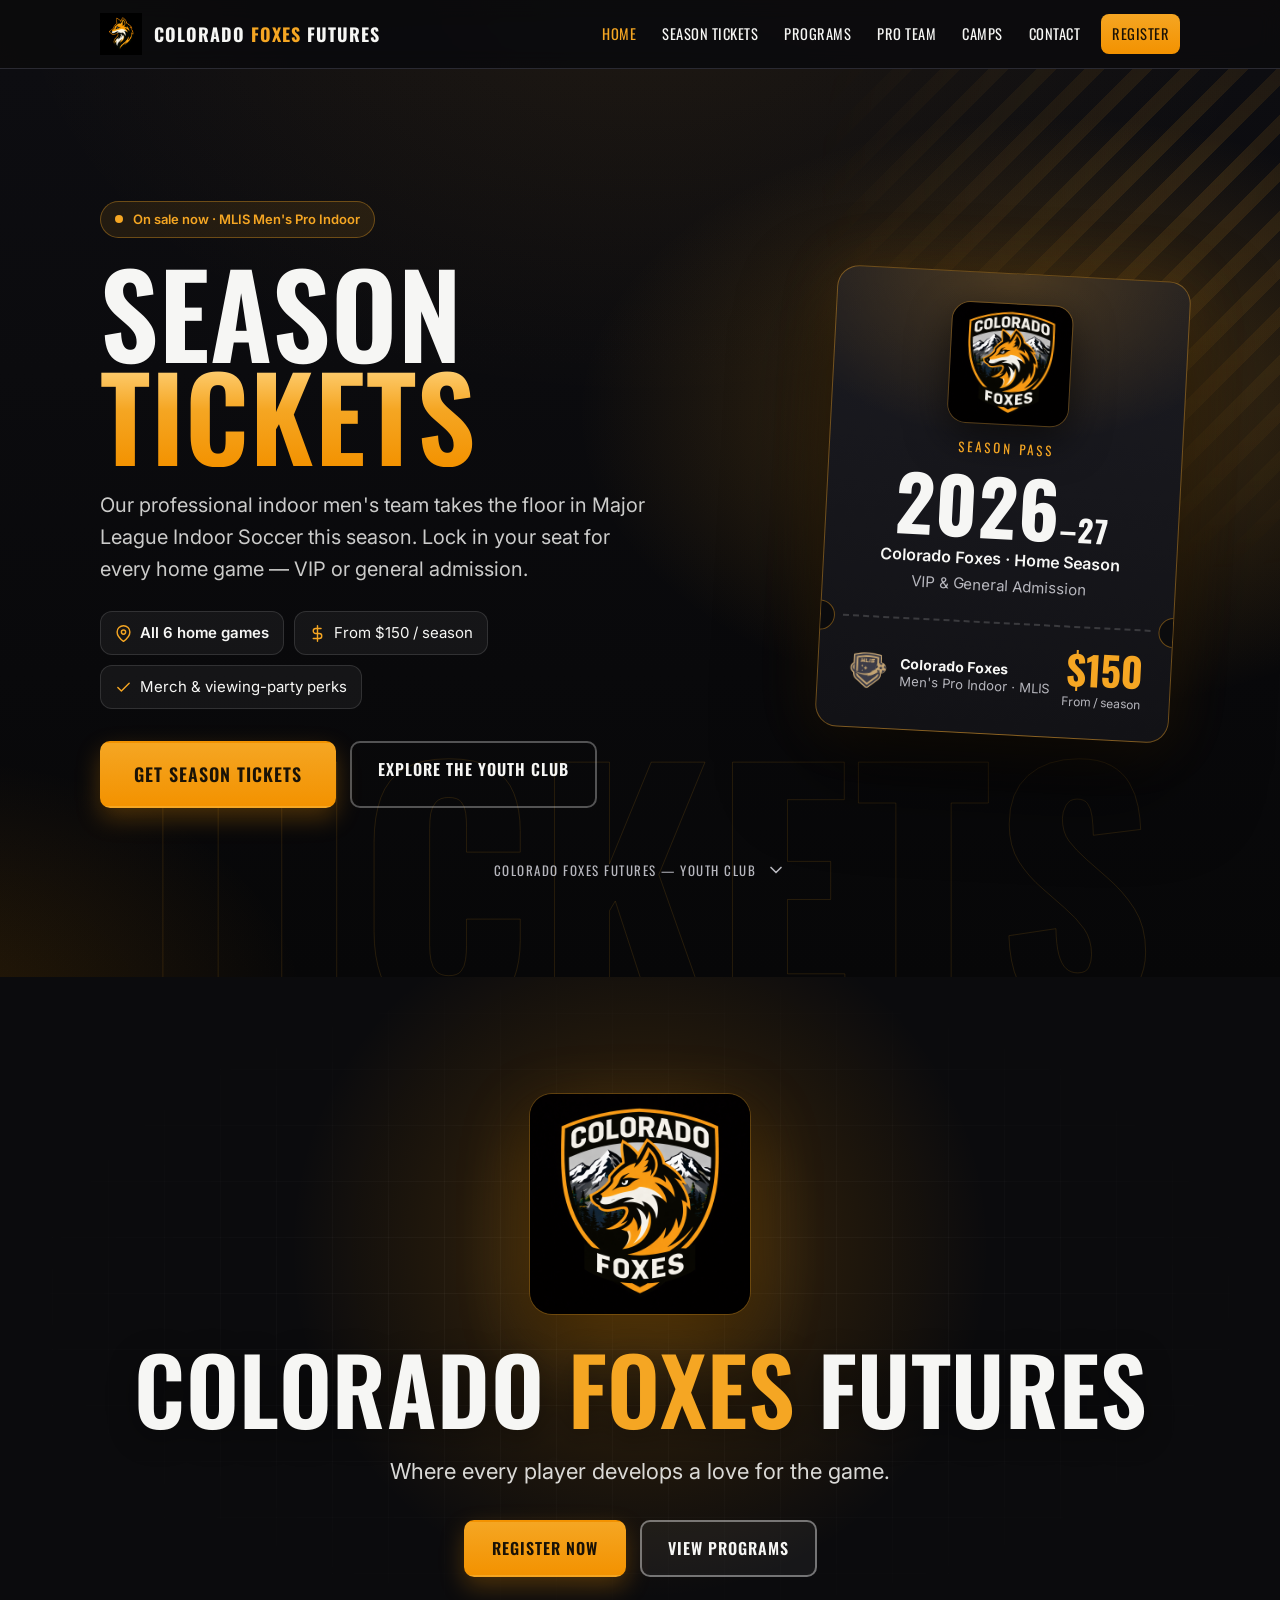
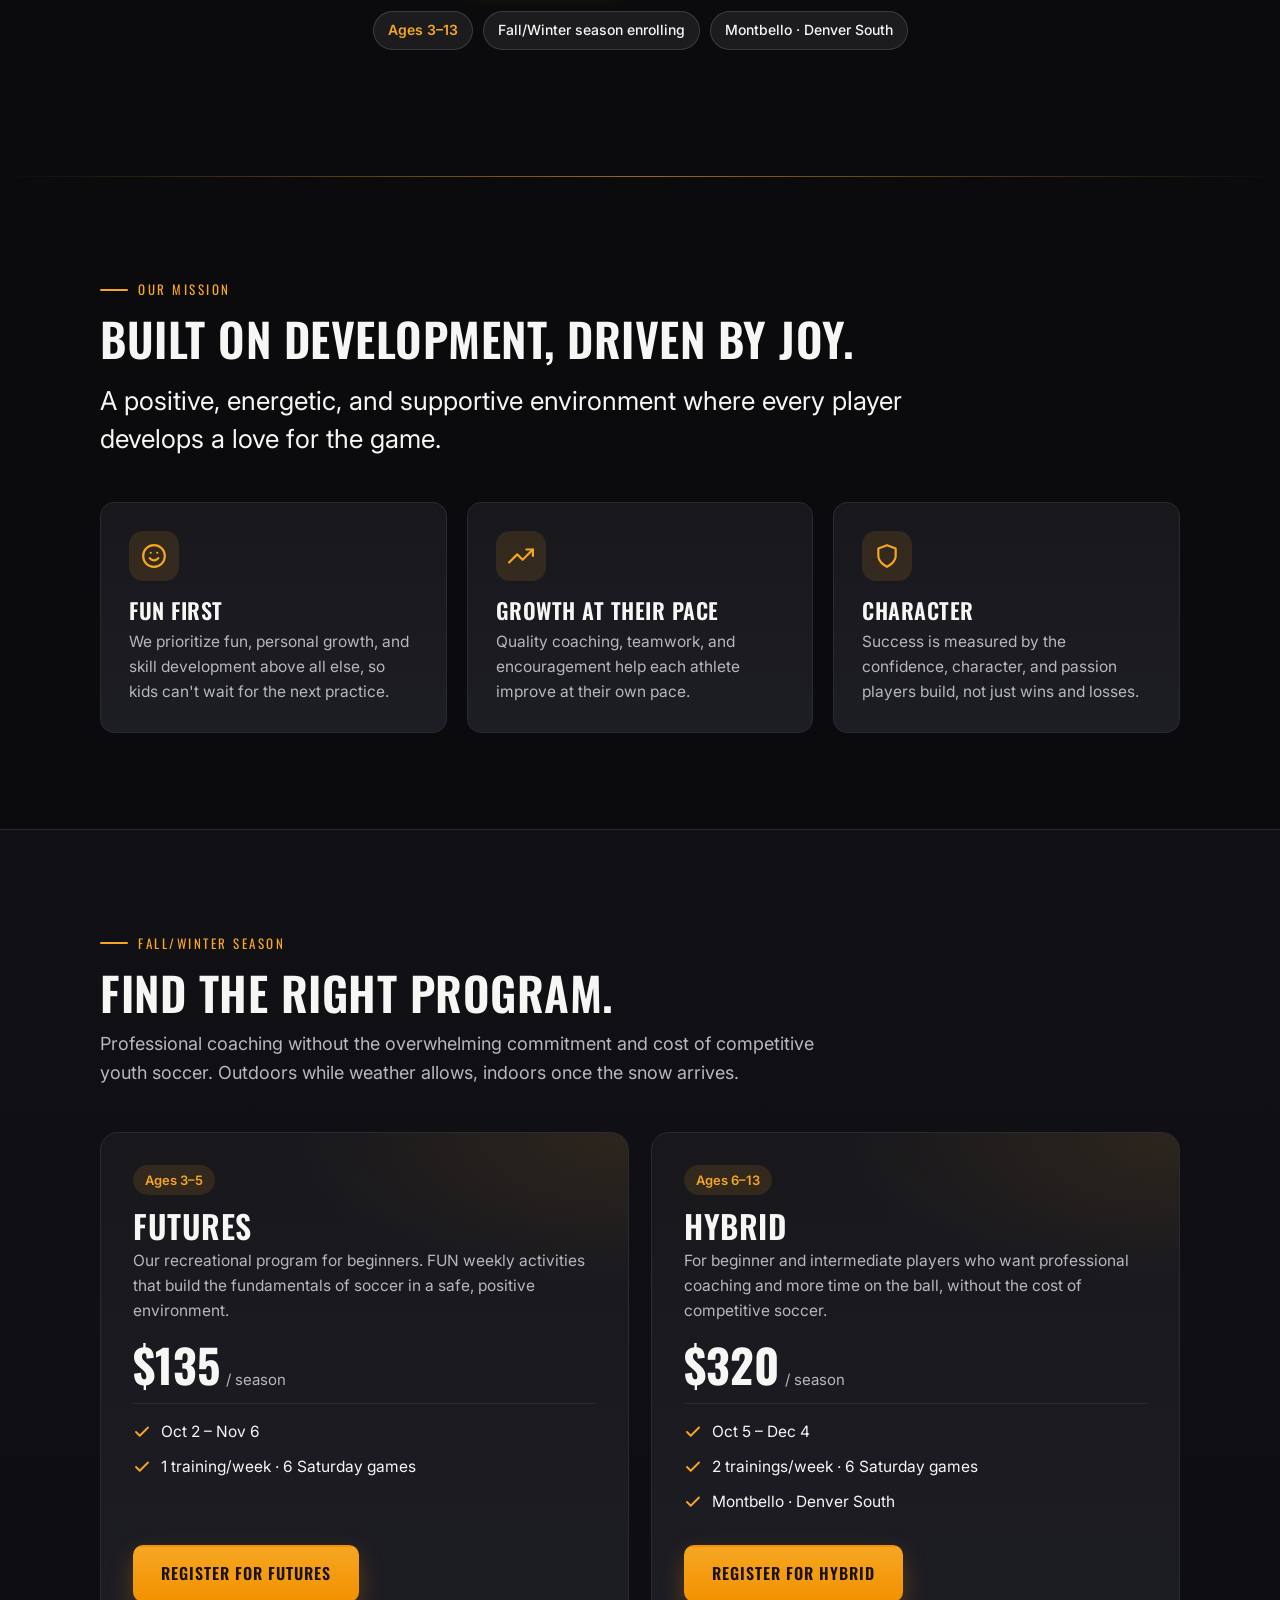
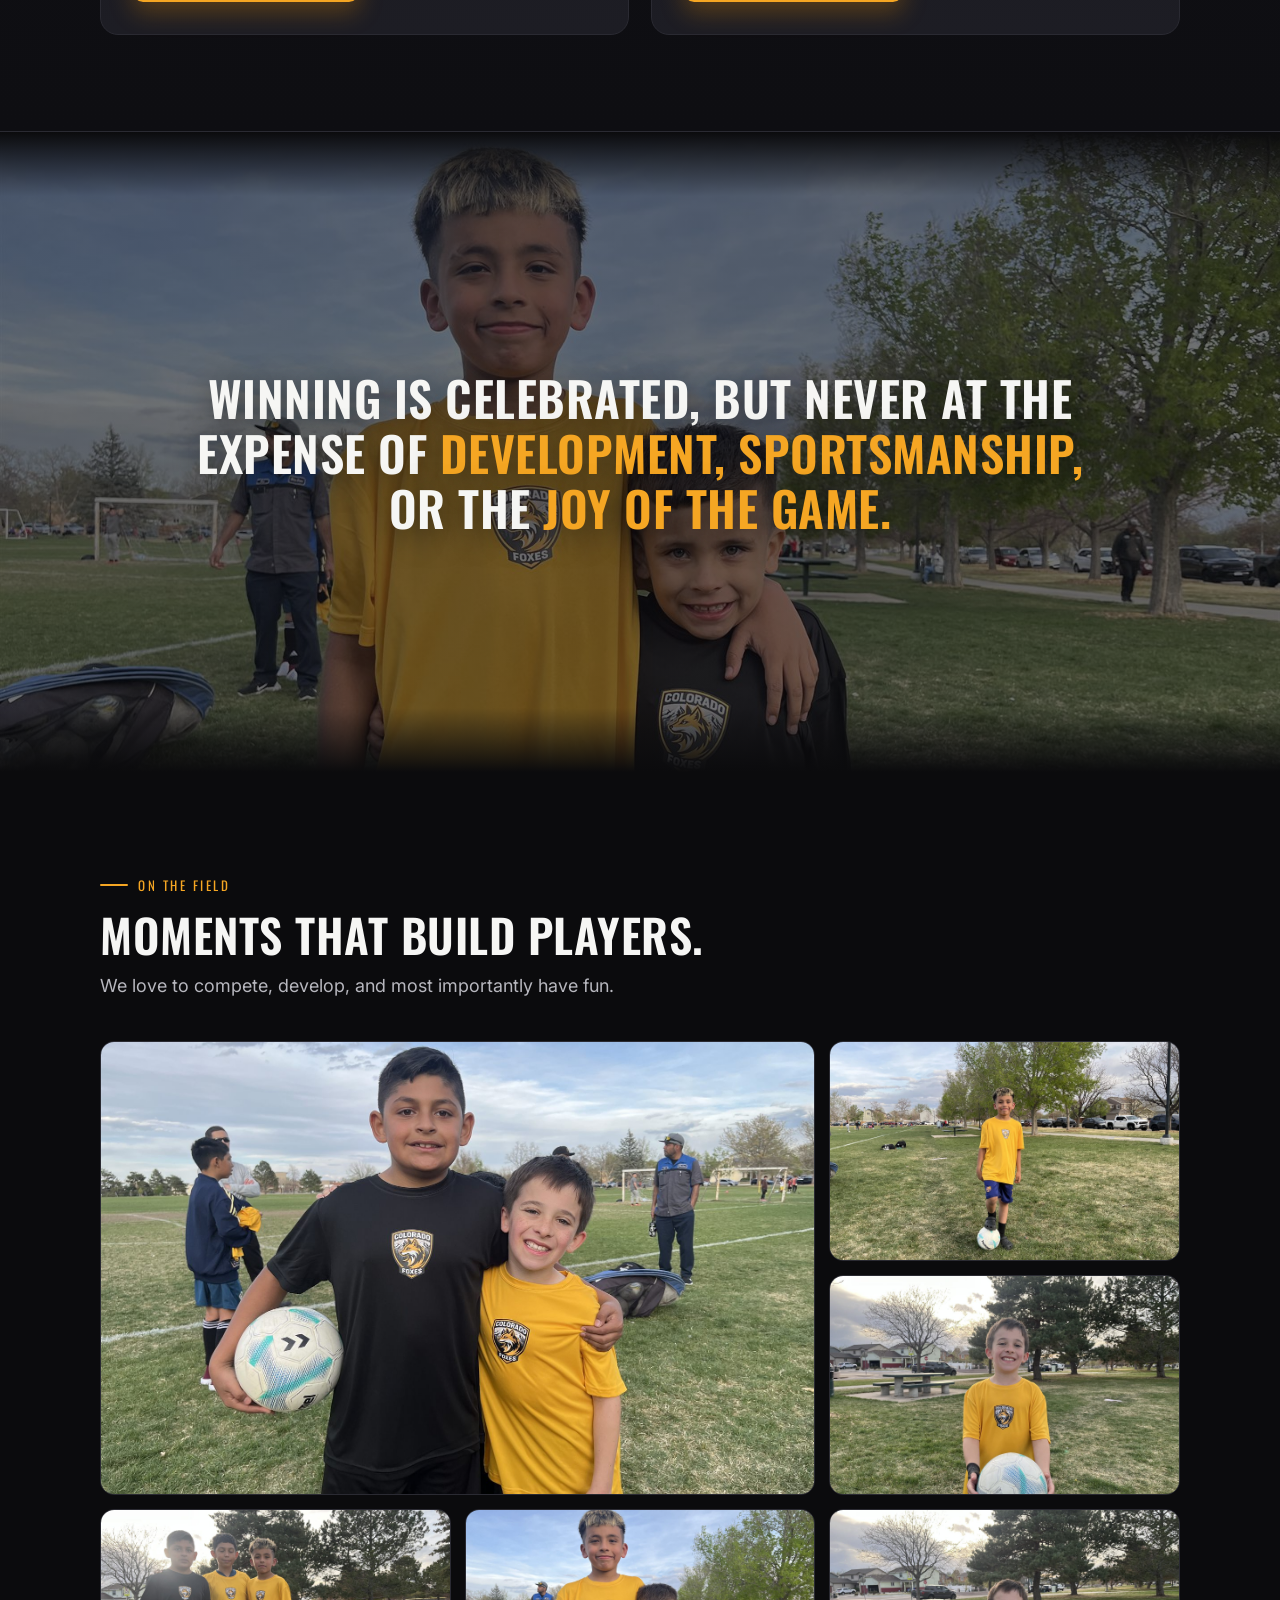
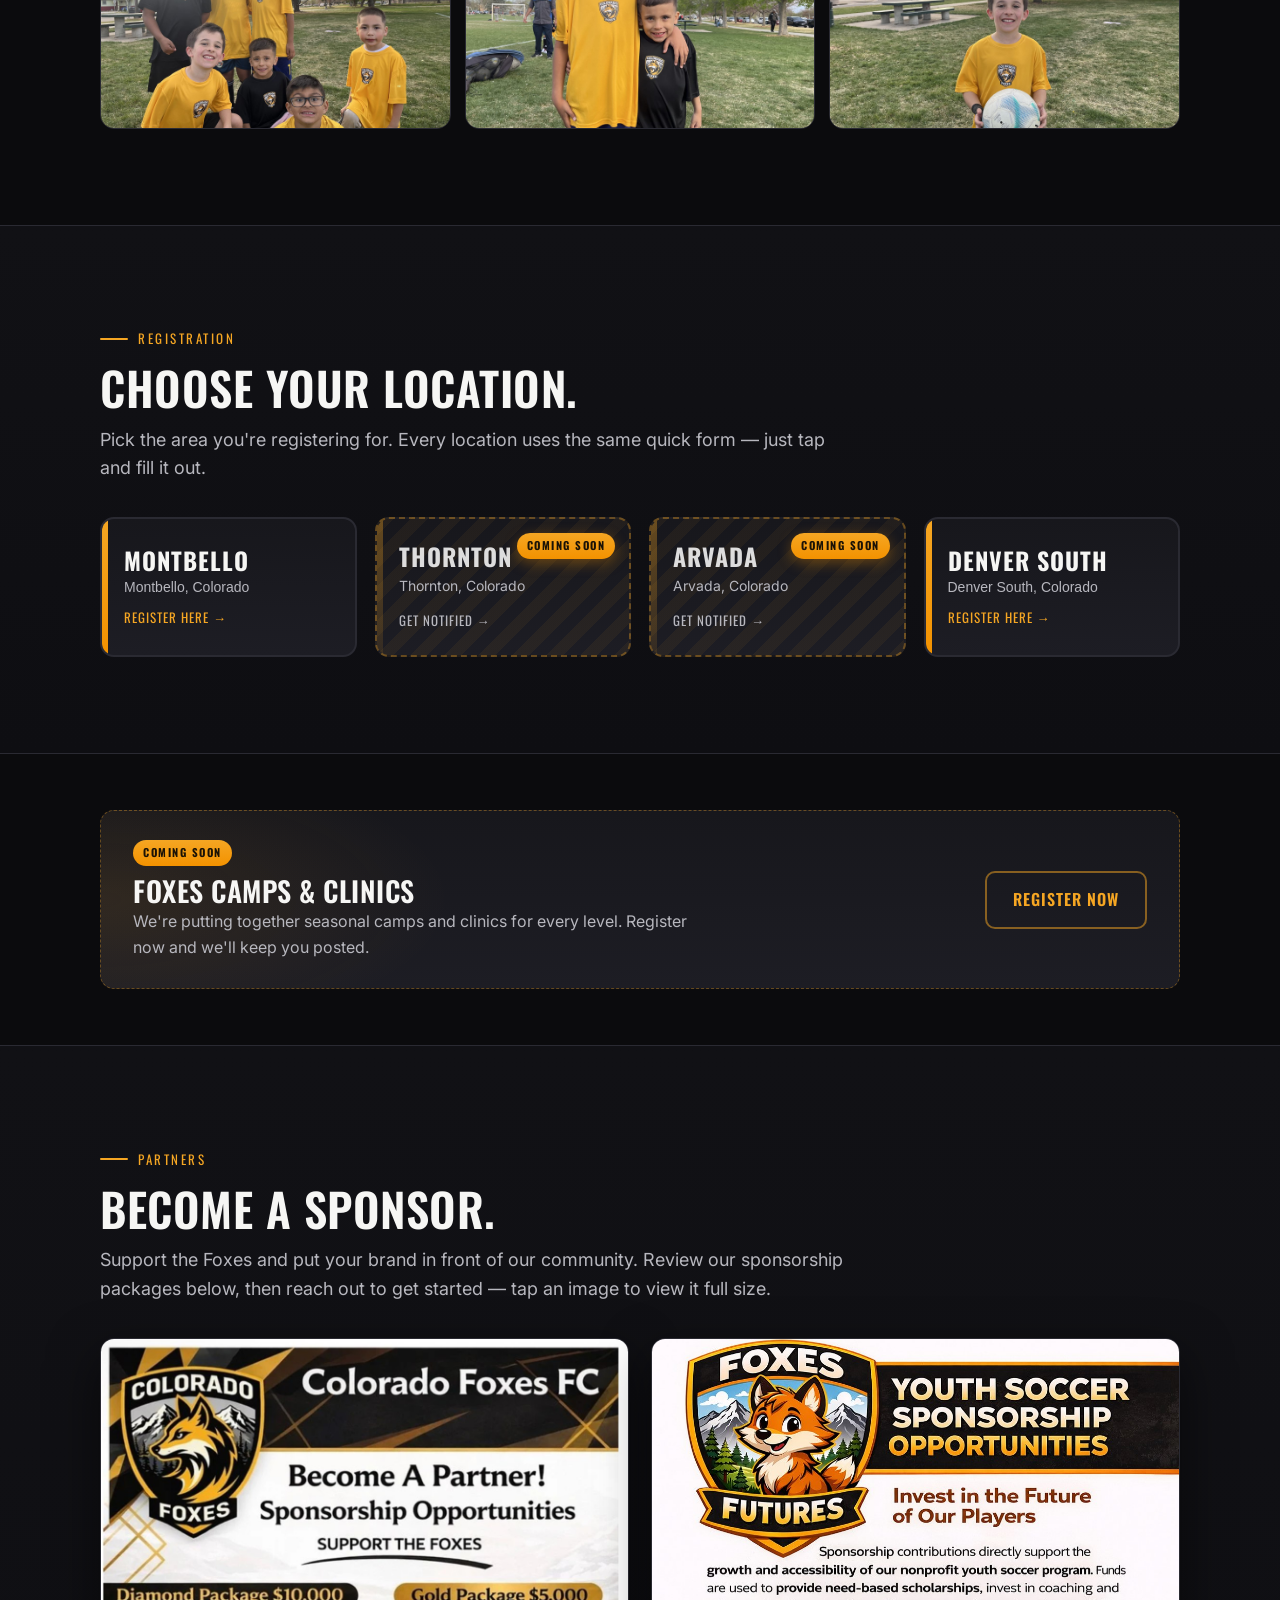
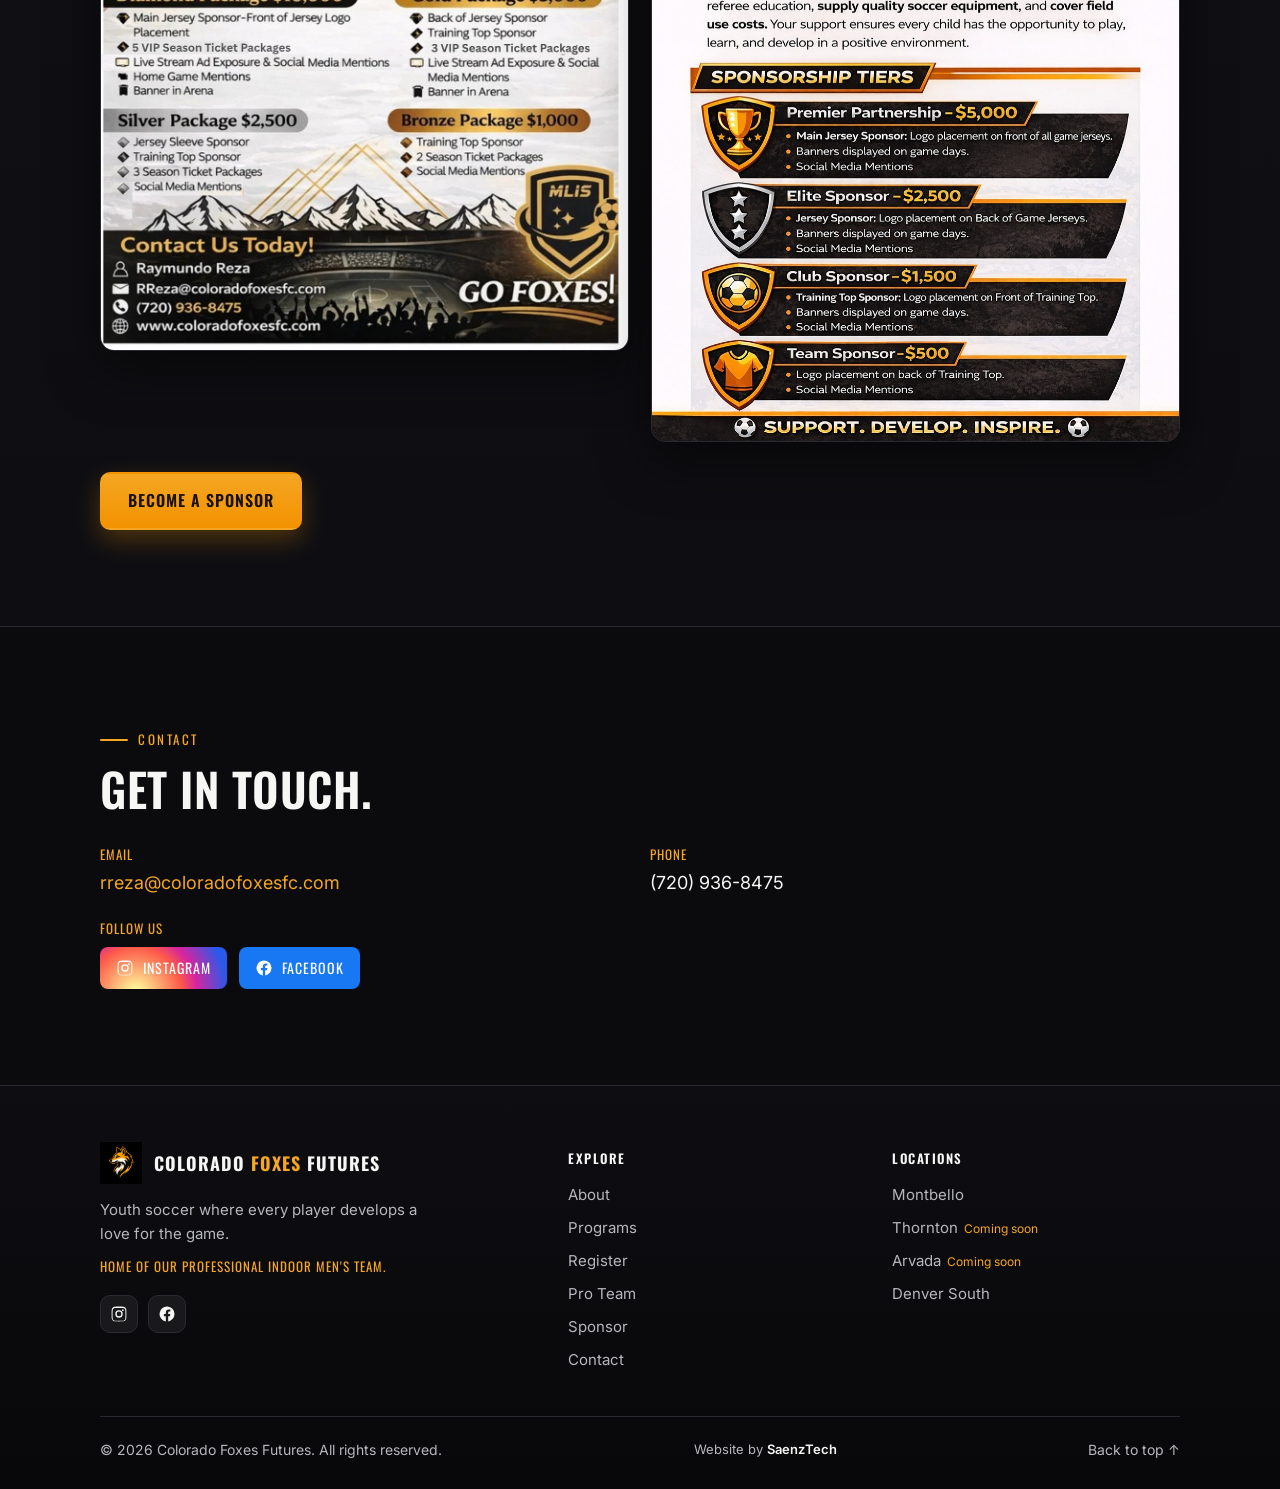
<file: index.html>
<!DOCTYPE html>
<html lang="en">
<head>
  <meta charset="UTF-8">
  <meta name="viewport" content="width=device-width, initial-scale=1.0">
  <title>Colorado Foxes Futures — Youth Soccer & Pro Indoor</title>
  <meta name="description" content="Colorado Foxes Futures — a Colorado youth soccer club where every player develops a love for the game, training under the same crest as our professional indoor men's team.">

  <!-- Google Fonts: Oswald (condensed athletic headings) + Inter (body) -->
  <link rel="preconnect" href="https://fonts.googleapis.com">
  <link rel="preconnect" href="https://fonts.gstatic.com" crossorigin>
  <link href="https://fonts.googleapis.com/css2?family=Oswald:wght@400;500;600;700&family=Inter:wght@400;500;600;700&display=swap" rel="stylesheet">

  <!-- Lets the CSS know JS is on (scroll-in animations only hide content when it is) -->
  <script>document.documentElement.classList.add("js");</script>

  <style>
    /* ============================================================
       THEME / TOKENS  (orange / black / white — match the crest)
       ============================================================ */
    :root{
      --black:#0b0b0d;
      --near-black:#121216;
      --panel:#17171c;
      --panel-2:#1d1d24;
      --white:#f6f6f4;
      --muted:#b7b7be;
      --orange:#F5A623;        /* primary accent — lighter, used for text on dark */
      --orange-deep:#F39200;   /* deeper accent — buttons / fills, NOT small text */
      --line:#2a2a32;
      --maxw:1120px;
      --radius:14px;
      --shadow:0 18px 50px rgba(0,0,0,.55);
    }

    *{box-sizing:border-box;}
    html{scroll-behavior:smooth;}
    body{
      margin:0;
      background:var(--black);
      color:var(--white);
      font-family:"Inter",system-ui,-apple-system,Segoe UI,Roboto,sans-serif;
      line-height:1.6;
      -webkit-font-smoothing:antialiased;
      /* faint topographic / mountain-line motif over a dark gradient */
      background-image:
        radial-gradient(1200px 600px at 80% -10%, rgba(245,166,35,.08), transparent 60%),
        radial-gradient(900px 500px at -10% 10%, rgba(243,146,0,.06), transparent 55%),
        linear-gradient(180deg, var(--black), var(--near-black));
      background-attachment:fixed;
    }
    h1,h2,h3,.display{
      font-family:"Oswald",Impact,sans-serif;
      font-weight:600;
      letter-spacing:.5px;
      line-height:1.05;
      text-transform:uppercase;
      margin:0;
    }
    a{color:var(--orange);text-decoration:none;}
    a:hover{text-decoration:underline;}
    img{max-width:100%;display:block;}
    .wrap{max-width:var(--maxw);margin:0 auto;padding:0 20px;}

    /* Section label (short orange rule + small caps text) */
    .eyebrow{
      display:inline-flex;align-items:center;gap:10px;
      font-family:"Oswald",sans-serif;
      text-transform:uppercase;
      letter-spacing:2.5px;
      font-size:13px;
      color:var(--orange);
      margin-bottom:14px;
    }
    .eyebrow::before{content:"";width:28px;height:2px;border-radius:2px;background:var(--orange);}

    /* Buttons */
    .btn{
      display:inline-block;
      cursor:pointer;
      font-family:"Oswald",sans-serif;
      text-transform:uppercase;
      letter-spacing:1px;
      font-weight:600;
      font-size:16px;
      padding:14px 26px;
      border-radius:10px;
      border:2px solid transparent;
      transition:transform .12s ease, box-shadow .12s ease, background .15s ease;
    }
    .btn-primary{
      background:linear-gradient(180deg,var(--orange),var(--orange-deep));
      color:#1a1206;
      box-shadow:0 10px 24px rgba(243,146,0,.28);
    }
    .btn-primary:hover{transform:translateY(-2px);text-decoration:none;}
    .btn-ghost{
      background:transparent;
      color:var(--orange);
      border:2px solid rgba(245,166,35,.5);
    }
    .btn-ghost:hover{background:rgba(245,166,35,.08);text-decoration:none;}

    /* Generic section spacing */
    section{padding:96px 0;}
    section h2{font-size:clamp(28px,5vw,46px);}
    .lead{color:var(--muted);font-size:18px;max-width:760px;margin:14px 0 0;}
    /* ============================================================
       SEASON TICKETS HERO (first thing you see)
       ============================================================ */
    #tickets-banner{
      position:relative;overflow:hidden;
      min-height:100svh;display:flex;flex-direction:column;justify-content:center;
      padding:132px 0 96px;
      background:
        radial-gradient(760px 480px at 82% 38%, rgba(245,166,35,.26), transparent 62%),
        radial-gradient(620px 440px at -5% 105%, rgba(243,146,0,.14), transparent 60%),
        radial-gradient(900px 600px at 50% -10%, rgba(245,166,35,.08), transparent 70%),
        linear-gradient(180deg,#0d0d11,#070708);
    }
    /* Diagonal orange stripes in the corner */
    #tickets-banner::before{
      content:"";position:absolute;right:-120px;top:-80px;width:620px;height:620px;pointer-events:none;
      background:repeating-linear-gradient(135deg, rgba(245,166,35,.12) 0 14px, transparent 14px 34px);
      -webkit-mask-image:radial-gradient(circle at 70% 30%, #000 0%, transparent 65%);
              mask-image:radial-gradient(circle at 70% 30%, #000 0%, transparent 65%);
    }
    /* Giant outlined watermark word */
    .tb-watermark{
      position:absolute;left:50%;bottom:-0.16em;transform:translateX(-50%);pointer-events:none;
      font-family:"Oswald",sans-serif;font-weight:700;text-transform:uppercase;line-height:1;
      font-size:clamp(130px,24vw,360px);letter-spacing:4px;white-space:nowrap;
      color:transparent;-webkit-text-stroke:1px rgba(245,166,35,.13);
    }
    .tb-grid{position:relative;display:grid;grid-template-columns:1.2fr 1fr;gap:56px;align-items:center;flex:1;}
    @media (max-width:960px){.tb-grid{grid-template-columns:1fr;gap:44px;}}

    /* Scroll cue down to the youth club hero */
    .tb-scroll{
      position:relative;z-index:2;display:flex;align-items:center;justify-content:center;gap:10px;
      margin:52px auto 0;width:max-content;color:var(--muted);font-size:13px;letter-spacing:1.5px;
      text-transform:uppercase;font-family:"Oswald",sans-serif;
    }
    .tb-scroll:hover{color:var(--orange);text-decoration:none;}
    .tb-scroll svg{width:20px;height:20px;fill:none;stroke:currentColor;stroke-width:2;stroke-linecap:round;stroke-linejoin:round;
      animation:tb-bob 1.8s ease-in-out infinite;}
    @keyframes tb-bob{0%,100%{transform:translateY(0);}50%{transform:translateY(4px);}}
    @media (max-width:960px){.tb-scroll{margin-top:40px;}}

    .tb-live{
      display:inline-flex;align-items:center;gap:10px;font-size:13px;font-weight:600;color:var(--orange);
      padding:7px 14px;border-radius:999px;background:rgba(245,166,35,.10);border:1px solid rgba(245,166,35,.35);
      margin-bottom:22px;
    }
    .tb-live i{width:8px;height:8px;border-radius:50%;background:var(--orange);animation:tb-pulse 1.8s infinite;}
    @keyframes tb-pulse{0%{box-shadow:0 0 0 0 rgba(245,166,35,.6);}70%{box-shadow:0 0 0 10px rgba(245,166,35,0);}100%{box-shadow:0 0 0 0 rgba(245,166,35,0);}}
    .tb-title{font-size:clamp(58px,9vw,120px);line-height:.9;letter-spacing:1px;}
    .tb-title span{
      display:block;
      background:linear-gradient(180deg,#ffd27a,var(--orange) 45%,var(--orange-deep));
      -webkit-background-clip:text;background-clip:text;color:transparent;
    }
    .tb-lead{color:rgba(246,246,244,.82);font-size:clamp(17px,2vw,20px);max-width:560px;margin:22px 0 0;}

    .tb-meta{display:flex;flex-wrap:wrap;gap:10px;margin:26px 0 0;padding:0;list-style:none;}
    .tb-meta li{
      display:flex;align-items:center;gap:8px;font-size:15px;color:var(--white);
      padding:9px 14px;border-radius:12px;background:rgba(255,255,255,.05);border:1px solid rgba(255,255,255,.12);
    }
    .tb-meta svg{width:17px;height:17px;fill:none;stroke:var(--orange);stroke-width:2;stroke-linecap:round;stroke-linejoin:round;}
    .tb-meta b{font-weight:600;}

    .tb-cta{display:flex;flex-wrap:wrap;gap:14px;margin-top:32px;}
    .tb-cta .btn-primary{font-size:18px;padding:17px 32px;}
    .tb-cta .btn-ghost{color:var(--white);border-color:rgba(255,255,255,.3);}
    .tb-cta .btn-ghost:hover{background:rgba(255,255,255,.06);}

    /* Ticket card */
    .ticket{
      position:relative;max-width:400px;margin-left:auto;border-radius:22px;overflow:hidden;
      background:
        radial-gradient(360px 240px at 50% 0%, rgba(245,166,35,.22), transparent 70%),
        linear-gradient(180deg,#1b1b21,#121216);
      border:1px solid rgba(245,166,35,.4);
      box-shadow:0 40px 90px rgba(0,0,0,.65), 0 0 60px rgba(243,146,0,.15);
      transform:rotate(3deg);transition:transform .4s cubic-bezier(.2,.8,.2,1);
    }
    .js .ticket.reveal.in{transform:rotate(3deg);}
    .ticket:hover, .js .ticket.reveal.in:hover{transform:rotate(0deg) translateY(-6px);}
    @media (max-width:960px){.ticket, .js .ticket.reveal.in{margin:0 auto;transform:none;}}
    .ticket-top{padding:30px 28px 24px;text-align:center;}
    .ticket-top .crest{width:120px;height:120px;object-fit:contain;margin:0 auto 14px;border-radius:18px;
      box-shadow:0 0 0 1px rgba(245,166,35,.3), 0 14px 40px rgba(0,0,0,.6);}
    .ticket-kicker{font-family:"Oswald",sans-serif;text-transform:uppercase;letter-spacing:3px;font-size:13px;color:var(--orange);}
    .ticket-date{font-family:"Oswald",sans-serif;font-weight:700;text-transform:uppercase;line-height:1;
      font-size:76px;margin:8px 0 4px;letter-spacing:1px;}
    .ticket-when{color:var(--white);font-weight:600;font-size:16px;}
    .ticket-where{color:var(--muted);font-size:15px;margin-top:2px;}
    /* Perforated tear line with side notches */
    .ticket-tear{position:relative;height:0;border-top:2px dashed rgba(255,255,255,.16);margin:0 22px;}
    .ticket-tear::before,.ticket-tear::after{
      content:"";position:absolute;top:-15px;width:28px;height:28px;border-radius:50%;background:#0b0b0d;
      border:1px solid rgba(245,166,35,.4);
    }
    .ticket-tear::before{left:-38px;}
    .ticket-tear::after{right:-38px;}
    .ticket-bottom{display:flex;align-items:center;justify-content:space-between;gap:12px;padding:20px 28px 24px;}
    .ticket-league{display:flex;align-items:center;gap:10px;font-size:13px;color:var(--muted);line-height:1.3;}
    .ticket-league img{width:44px;height:44px;object-fit:contain;}
    .ticket-league b{display:block;color:var(--white);font-size:14px;}
    .ticket-price{text-align:right;}
    .ticket-price b{display:block;font-family:"Oswald",sans-serif;font-weight:700;font-size:40px;line-height:1;color:var(--orange);}
    .ticket-price span{font-size:12px;color:var(--muted);}

    @media (max-width:600px){
      #tickets-banner{padding:72px 0;}
      .tb-cta .btn{flex:1 1 100%;}
      .ticket-date{font-size:60px;}
    }
    @media (prefers-reduced-motion:reduce){.tb-live i{animation:none;}.ticket{transition:none;}.tb-scroll svg{animation:none;}}

    /* Alternate section shade to break up the page rhythm */
    .section-alt{
      background:linear-gradient(180deg,#111115,#0e0e12);
      border-top:1px solid var(--line);border-bottom:1px solid var(--line);
    }

    /* Scroll-in reveal (only hides content when JS is running) */
    .js .reveal{opacity:0;transform:translateY(26px);transition:opacity .7s ease, transform .7s ease;}
    .js .reveal.in{opacity:1;transform:none;}
    @media (prefers-reduced-motion:reduce){
      .js .reveal{opacity:1;transform:none;transition:none;}
      html{scroll-behavior:auto;}
    }

    /* Placeholder marker */
    .placeholder-note{
      display:inline-block;
      font-size:12px;
      letter-spacing:1px;
      text-transform:uppercase;
      color:var(--orange);
      background:rgba(245,166,35,.1);
      border:1px dashed rgba(245,166,35,.5);
      padding:4px 10px;
      border-radius:6px;
      margin-bottom:20px;
      font-family:"Oswald",sans-serif;
    }

    /* ============================================================
       NAV
       ============================================================ */
    header.nav{
      position:sticky;top:0;z-index:100;
      background:rgba(11,11,13,.86);
      backdrop-filter:blur(10px);
      border-bottom:1px solid var(--line);
    }
    .nav-inner{
      display:flex;align-items:center;justify-content:space-between;gap:20px;
      height:68px;
    }
    .brand{display:flex;align-items:center;gap:12px;min-width:0;flex-shrink:0;}
    .brand img{height:42px;width:42px;object-fit:contain;flex-shrink:0;}
    .brand .wordmark{
      font-family:"Oswald",sans-serif;text-transform:uppercase;
      font-weight:700;letter-spacing:1px;font-size:18px;color:var(--white);
      white-space:nowrap;
    }
    .brand .wordmark span{color:var(--orange);}
    nav.links{display:flex;align-items:center;gap:4px;flex-wrap:nowrap;}
    nav.links a{
      color:var(--white);font-family:"Oswald",sans-serif;text-transform:uppercase;
      letter-spacing:.5px;font-size:14.5px;padding:8px 11px;border-radius:8px;white-space:nowrap;
    }
    nav.links a:hover{color:var(--orange);text-decoration:none;background:rgba(255,255,255,.04);}
    nav.links a.active{color:var(--orange);}
    nav.links a.nav-cta{
      background:linear-gradient(180deg,var(--orange),var(--orange-deep));
      color:#1a1206;margin-left:6px;
    }
    nav.links a.nav-cta:hover{color:#1a1206;}

    /* Mobile menu toggle */
    .menu-btn{
      display:none;background:transparent;border:1px solid var(--line);
      color:var(--white);border-radius:8px;padding:8px 12px;cursor:pointer;
      font-size:20px;line-height:1;
    }
    @media (max-width:1024px){
      nav.links{
        position:absolute;top:68px;left:0;right:0;
        flex-direction:column;align-items:stretch;gap:0;
        background:var(--near-black);border-bottom:1px solid var(--line);
        padding:8px 12px 16px;display:none;
      }
      nav.links.open{display:flex;}
      nav.links a{padding:14px 10px;border-bottom:1px solid var(--line);border-radius:0;font-size:16px;letter-spacing:1px;}
      nav.links a.nav-cta{margin:10px 0 0;text-align:center;border-radius:8px;}
      .menu-btn{display:inline-block;}
    }

    /* ============================================================
       HERO
       ============================================================ */
    .hero{
      position:relative;text-align:center;overflow:hidden;
      min-height:min(90vh,800px);display:flex;align-items:center;
      padding:90px 0 100px;background:var(--black);
    }
    /* Black backdrop: soft orange glow behind the crest + faint grid that fades out */
    .hero-bg{position:absolute;inset:0;pointer-events:none;}
    .hero-bg::before{
      content:"";position:absolute;inset:0;
      background-image:
        linear-gradient(rgba(255,255,255,.035) 1px, transparent 1px),
        linear-gradient(90deg, rgba(255,255,255,.035) 1px, transparent 1px);
      background-size:56px 56px;background-position:center;
      -webkit-mask-image:radial-gradient(ellipse 70% 60% at 50% 40%, #000 20%, transparent 75%);
              mask-image:radial-gradient(ellipse 70% 60% at 50% 40%, #000 20%, transparent 75%);
    }
    .hero-bg::after{
      content:"";position:absolute;left:50%;top:34%;
      width:min(760px,120vw);aspect-ratio:1;transform:translate(-50%,-50%);
      background:radial-gradient(circle, rgba(245,166,35,.30) 0%, rgba(243,146,0,.10) 35%, transparent 65%);
      animation:hero-glow 6s ease-in-out infinite;
    }
    @keyframes hero-glow{0%,100%{opacity:.75;}50%{opacity:1;}}
    /* Thin orange line along the bottom edge of the hero */
    .hero::after{
      content:"";position:absolute;left:0;right:0;bottom:0;height:1px;
      background:linear-gradient(90deg,transparent,rgba(245,166,35,.6),transparent);
    }
    .hero > .wrap{position:relative;z-index:1;width:100%;}
    .hero .crest{
      width:clamp(150px,22vw,220px);height:auto;object-fit:contain;margin:0 auto 26px;
      border-radius:22px;
      box-shadow:0 0 0 1px rgba(245,166,35,.25), 0 24px 70px rgba(243,146,0,.28), 0 20px 50px rgba(0,0,0,.7);
      animation:crest-in .9s cubic-bezier(.2,.8,.2,1) both, crest-float 7s ease-in-out 1s infinite;
    }
    @keyframes crest-in{from{opacity:0;transform:translateY(18px) scale(.92);}to{opacity:1;transform:none;}}
    @keyframes crest-float{0%,100%{transform:translateY(0);}50%{transform:translateY(-8px);}}
    .hero h1, .hero .tagline, .hero-cta, .hero-facts{animation:hero-up .8s ease both;}
    .hero h1{animation-delay:.15s;}
    .hero .tagline{animation-delay:.25s;}
    .hero-cta{animation-delay:.35s;}
    .hero-facts{animation-delay:.45s;}
    @keyframes hero-up{from{opacity:0;transform:translateY(16px);}to{opacity:1;transform:none;}}
    @media (prefers-reduced-motion:reduce){
      .hero-bg::after, .hero .crest, .hero h1, .hero .tagline, .hero-cta, .hero-facts{animation:none;}
    }
    .hero h1{font-size:clamp(42px,8.5vw,92px);text-shadow:0 6px 30px rgba(0,0,0,.45);}
    .hero h1 .accent{color:var(--orange);}
    .hero .tagline{
      color:rgba(246,246,244,.88);font-size:clamp(17px,2.5vw,22px);
      max-width:620px;margin:18px auto 30px;
    }
    .hero-cta{display:flex;gap:14px;justify-content:center;flex-wrap:wrap;}
    .hero .btn-ghost{color:var(--white);border-color:rgba(255,255,255,.4);backdrop-filter:blur(6px);background:rgba(255,255,255,.05);}
    .hero .btn-ghost:hover{background:rgba(255,255,255,.12);}
    .hero-facts{
      display:flex;gap:10px;justify-content:center;flex-wrap:wrap;
      margin:34px 0 0;padding:0;list-style:none;
    }
    .hero-facts li{
      font-size:14px;font-weight:500;color:var(--white);
      padding:7px 14px;border-radius:999px;
      background:rgba(255,255,255,.07);border:1px solid rgba(255,255,255,.14);
      backdrop-filter:blur(6px);
    }
    .hero-facts li b{color:var(--orange);font-weight:600;}

    /* ============================================================
       MISSION PILLARS
       ============================================================ */
    .mission-lead{
      font-size:clamp(20px,2.6vw,26px);line-height:1.45;color:var(--white);
      max-width:820px;margin:20px 0 0;
    }
    .pillars{display:grid;grid-template-columns:repeat(3,1fr);gap:20px;margin-top:44px;}
    @media (max-width:820px){.pillars{grid-template-columns:1fr;}}
    .pillar{
      padding:28px;border-radius:var(--radius);border:1px solid var(--line);
      background:linear-gradient(180deg,var(--panel),var(--panel-2));
      transition:transform .2s ease, border-color .2s ease;
    }
    .pillar:hover{transform:translateY(-4px);border-color:rgba(245,166,35,.4);}
    .pillar-icon{
      width:50px;height:50px;border-radius:14px;margin-bottom:18px;
      display:flex;align-items:center;justify-content:center;
      background:rgba(245,166,35,.12);color:var(--orange);
    }
    .pillar-icon svg{width:26px;height:26px;fill:none;stroke:currentColor;stroke-width:2;stroke-linecap:round;stroke-linejoin:round;}
    .pillar h3{font-size:22px;margin-bottom:8px;}
    .pillar p{color:var(--muted);margin:0;font-size:15.5px;}

    /* ============================================================
       PROGRAMS
       ============================================================ */
    .programs-grid{display:grid;grid-template-columns:repeat(2,1fr);gap:22px;margin-top:44px;}
    @media (max-width:760px){.programs-grid{grid-template-columns:1fr;}}
    .prog{
      position:relative;display:flex;flex-direction:column;gap:6px;
      padding:32px;border-radius:18px;border:1px solid var(--line);
      background:
        radial-gradient(500px 220px at 100% 0%, rgba(245,166,35,.10), transparent 70%),
        linear-gradient(180deg,var(--panel),var(--panel-2));
      transition:transform .2s ease, border-color .2s ease, box-shadow .2s ease;
    }
    .prog:hover{transform:translateY(-4px);border-color:rgba(245,166,35,.45);box-shadow:var(--shadow);}
    .prog-ages{
      align-self:flex-start;font-size:13px;font-weight:600;color:var(--orange);
      background:rgba(245,166,35,.12);border-radius:999px;padding:5px 12px;margin-bottom:8px;
    }
    .prog h3{font-size:32px;}
    .prog-sub{color:var(--muted);margin:0 0 6px;font-size:15.5px;}
    .prog-price{font-family:"Oswald",sans-serif;font-weight:700;font-size:46px;line-height:1;margin:6px 0 10px;}
    .prog-price small{font-family:"Inter",sans-serif;font-weight:400;font-size:15px;color:var(--muted);margin-left:6px;}
    .prog-list{list-style:none;margin:0 0 24px;padding:16px 0 0;border-top:1px solid var(--line);display:grid;gap:10px;}
    .prog-list li{display:flex;gap:10px;align-items:flex-start;font-size:15.5px;}
    .prog-list svg{width:18px;height:18px;flex:0 0 auto;margin-top:3px;fill:none;stroke:var(--orange);stroke-width:2.5;stroke-linecap:round;stroke-linejoin:round;}
    .prog .btn{margin-top:auto;align-self:flex-start;}

    /* ============================================================
       PHOTO BAND (full-width photo with a quote)
       ============================================================ */
    .photo-band{
      position:relative;padding:120px 0;text-align:center;overflow:hidden;
      min-height:640px;display:flex;align-items:center;
      background:url("kids-6.jpg") center 18%/cover no-repeat;
    }
    .photo-band::before{
      content:"";position:absolute;inset:0;
      background:linear-gradient(180deg,var(--black) 0%,rgba(11,11,13,.58) 10%,rgba(11,11,13,.58) 90%,var(--black) 100%);
    }
    .photo-band .wrap{width:100%;}
    .photo-band .wrap{position:relative;}
    .band-quote{
      font-family:"Oswald",sans-serif;text-transform:uppercase;font-weight:600;
      font-size:clamp(26px,4.4vw,48px);line-height:1.15;letter-spacing:.5px;
      max-width:900px;margin:0 auto;text-shadow:0 6px 30px rgba(0,0,0,.5);
    }
    .band-quote span{color:var(--orange);}

    /* ============================================================
       CARDS / GRIDS
       ============================================================ */
    .grid{display:grid;gap:20px;margin-top:36px;}
    .grid-3{grid-template-columns:repeat(3,1fr);}
    .grid-4{grid-template-columns:repeat(4,1fr);}
    @media (max-width:900px){.grid-3,.grid-4{grid-template-columns:repeat(2,1fr);}}
    @media (max-width:560px){.grid-3,.grid-4{grid-template-columns:1fr;}}

    .card{
      background:linear-gradient(180deg,var(--panel),var(--panel-2));
      border:1px solid var(--line);border-radius:var(--radius);
      padding:24px;position:relative;overflow:hidden;
    }
    .card::before{
      content:"";position:absolute;top:0;left:0;height:4px;width:100%;
      background:linear-gradient(90deg,var(--orange),var(--orange-deep));
    }
    .card h3{font-size:24px;color:var(--white);margin-bottom:8px;}
    .card .tag{
      display:inline-block;font-family:"Oswald",sans-serif;font-size:13px;
      letter-spacing:1px;text-transform:uppercase;color:var(--orange);
      margin-bottom:10px;
    }
    .card p{color:var(--muted);margin:6px 0;font-size:15px;}
    .card .meta{color:var(--white);font-weight:600;font-size:15px;margin:4px 0;}
    .card .meta b{color:var(--orange);font-weight:600;}
    .card .btn{margin-top:16px;font-size:14px;padding:10px 18px;}

    /* Photo gallery */
    /* Mosaic: the first photo is large, the rest fill in around it */
    .gallery-grid{
      display:grid;gap:14px;margin-top:40px;
      grid-template-columns:repeat(3,1fr);grid-auto-rows:220px;
    }
    .gallery-grid figure:first-child{grid-column:span 2;grid-row:span 2;}
    @media (max-width:760px){.gallery-grid{grid-template-columns:repeat(2,1fr);grid-auto-rows:170px;}}
    @media (max-width:460px){.gallery-grid{grid-auto-rows:140px;gap:10px;}}
    .gallery-grid figure{
      margin:0;border-radius:var(--radius);overflow:hidden;position:relative;
      border:1px solid var(--line);background:var(--panel);
    }
    .gallery-grid img{width:100%;height:100%;object-fit:cover;display:block;transition:transform .45s ease;}
    .gallery-grid figure::after{
      content:"";position:absolute;inset:0;
      background:linear-gradient(180deg,transparent 55%,rgba(11,11,13,.55));
      opacity:0;transition:opacity .3s ease;
    }
    .gallery-grid figure:hover img{transform:scale(1.06);}
    .gallery-grid figure:hover::after{opacity:1;}

    /* Sponsorship flyers */
    .sponsor-grid{display:grid;grid-template-columns:repeat(2,1fr);gap:22px;margin-top:34px;align-items:start;}
    @media (max-width:760px){
      .sponsor-grid{grid-template-columns:1fr;max-width:460px;margin-left:auto;margin-right:auto;}
    }
    .sponsor-grid a{
      display:block;border-radius:var(--radius);overflow:hidden;
      border:1px solid var(--line);background:var(--panel);box-shadow:var(--shadow);
      transition:transform .15s ease, border-color .15s ease;
    }
    .sponsor-grid a:hover{transform:translateY(-4px);border-color:rgba(245,166,35,.6);}
    .sponsor-grid img{width:100%;height:auto;display:block;}

    /* Camps — compact coming soon banner */
    #camps{padding:56px 0;}
    .coming-soon{
      display:flex;align-items:center;justify-content:space-between;gap:24px;flex-wrap:wrap;
      position:relative;overflow:hidden;
      background:
        radial-gradient(500px 200px at 0% 50%, rgba(245,166,35,.10), transparent 70%),
        linear-gradient(180deg,var(--panel),var(--panel-2));
      border:1px dashed rgba(245,166,35,.35);border-radius:var(--radius);padding:28px 32px;
    }
    .coming-soon .cs-badge{
      display:inline-block;font-family:"Oswald",sans-serif;text-transform:uppercase;
      letter-spacing:1.5px;font-size:11px;font-weight:700;color:#1a1206;
      background:linear-gradient(180deg,var(--orange),var(--orange-deep));
      padding:4px 10px;border-radius:999px;margin-bottom:10px;
    }
    .coming-soon h3{font-size:clamp(22px,3vw,28px);color:var(--white);margin-bottom:4px;}
    .coming-soon p{color:var(--muted);font-size:16px;max-width:560px;margin:0;}

    /* ============================================================
       FORM
       ============================================================ */
    .form-wrap{
      background:linear-gradient(180deg,var(--panel),var(--panel-2));
      border:1px solid var(--line);border-radius:var(--radius);
      padding:30px;margin-top:34px;max-width:760px;box-shadow:var(--shadow);
    }
    .field{margin-bottom:18px;}
    .field label{
      display:block;font-weight:600;font-size:14px;color:var(--white);margin-bottom:7px;
    }
    .field .req{color:var(--orange);}
    .field input,.field select,.field textarea{
      width:100%;background:#0c0c0f;color:var(--white);
      border:1px solid var(--line);border-radius:10px;
      padding:13px 14px;font-size:16px;font-family:inherit;
    }
    .field input:focus,.field select:focus,.field textarea:focus{
      outline:none;border-color:var(--orange);box-shadow:0 0 0 3px rgba(245,166,35,.18);
    }
    .field textarea{min-height:110px;resize:vertical;}
    .row{display:grid;grid-template-columns:1fr 1fr;gap:18px;}
    @media (max-width:560px){.row{grid-template-columns:1fr;}}
    .form-note{color:var(--muted);font-size:14px;margin-top:8px;}
    .form-error{
      margin:0 0 14px;padding:12px 14px;border-radius:10px;font-size:14.5px;color:#ffd9d9;
      background:rgba(220,60,60,.12);border:1px solid rgba(220,60,60,.45);
    }
    .hp-field{position:absolute;left:-9999px;width:1px;height:1px;overflow:hidden;}
    button[disabled]{opacity:.6;cursor:wait;}

    /* Liability waiver */
    .waiver-box{
      max-height:170px;overflow-y:auto;-webkit-overflow-scrolling:touch;
      background:#0c0c0f;border:1px solid var(--line);border-radius:10px;
      padding:14px 16px;margin-bottom:14px;
      font-size:13.5px;line-height:1.6;color:var(--muted);
    }
    .waiver-box h4{
      font-family:"Oswald",sans-serif;text-transform:uppercase;letter-spacing:1px;
      color:var(--white);font-size:15px;margin:0 0 8px;
    }
    .waiver-box p{margin:0 0 10px;}
    .waiver-box p:last-child{margin-bottom:0;}
    .waiver-box strong{color:var(--white);}
    .waiver-check{display:flex;align-items:flex-start;gap:10px;}
    .waiver-check input{
      width:20px;height:20px;margin:2px 0 0;flex:0 0 auto;cursor:pointer;accent-color:var(--orange);
    }
    .waiver-check label{
      font-family:"Inter",sans-serif;text-transform:none;letter-spacing:normal;
      font-size:14px;line-height:1.5;color:var(--white);margin:0;cursor:pointer;
    }
    /* Pay-to-finish modal */
    .modal-overlay{
      position:fixed;inset:0;z-index:200;display:none;
      align-items:center;justify-content:center;padding:20px;overflow-y:auto;
      background:rgba(0,0,0,.72);backdrop-filter:blur(4px);
    }
    .modal-overlay.open{display:flex;}
    .modal{
      background:linear-gradient(180deg,var(--panel),var(--panel-2));
      border:1px solid var(--line);border-top:4px solid var(--orange);
      border-radius:var(--radius);max-width:460px;width:100%;margin:auto;
      padding:32px 28px;text-align:center;box-shadow:var(--shadow);position:relative;
    }
    .modal h3{font-size:28px;margin-bottom:12px;}
    .modal p{color:var(--muted);font-size:16px;margin:0 0 22px;}
    .modal .modal-actions{display:flex;flex-direction:column;gap:10px;}
    .modal .modal-actions .btn{width:100%;}
    .modal .modal-close{
      position:absolute;top:8px;right:14px;background:transparent;border:none;
      color:var(--muted);font-size:28px;cursor:pointer;line-height:1;
    }
    .modal .modal-close:hover{color:var(--white);}
    .modal .later{
      background:transparent;border:none;color:var(--muted);cursor:pointer;
      font-family:"Oswald",sans-serif;text-transform:uppercase;letter-spacing:1px;
      font-size:13px;padding:6px;
    }
    .modal .later:hover{color:var(--orange);text-decoration:underline;}
    .modal .pay-info{
      background:rgba(245,166,35,.08);border:1px solid rgba(245,166,35,.35);
      border-radius:10px;padding:12px 14px;font-size:14px;line-height:1.5;
      color:var(--muted);text-align:left;margin:0 0 18px;
    }
    .modal .pay-info strong{color:var(--white);}
    .modal .done-check{
      width:66px;height:66px;border-radius:50%;margin:0 auto 16px;
      display:flex;align-items:center;justify-content:center;
      font-size:36px;font-weight:700;color:#1a1206;
      background:linear-gradient(180deg,var(--orange),var(--orange-deep));
      box-shadow:0 10px 24px rgba(243,146,0,.3);
    }

    /* Big location buttons */
    .loc-grid{display:grid;grid-template-columns:repeat(4,1fr);gap:18px;margin-top:34px;}
    @media (max-width:860px){.loc-grid{grid-template-columns:repeat(2,1fr);}}
    @media (max-width:480px){.loc-grid{grid-template-columns:1fr;}}
    .loc-btn{
      display:flex;flex-direction:column;justify-content:center;align-items:flex-start;
      gap:6px;min-height:140px;width:100%;text-align:left;cursor:pointer;
      background:linear-gradient(180deg,var(--panel),var(--panel-2));
      border:2px solid var(--line);border-radius:var(--radius);
      padding:22px;color:var(--white);position:relative;overflow:hidden;
      transition:transform .12s ease, border-color .15s ease, box-shadow .15s ease;
    }
    .loc-btn::before{
      content:"";position:absolute;top:0;left:0;width:6px;height:100%;
      background:linear-gradient(180deg,var(--orange),var(--orange-deep));
    }
    .loc-btn:hover{transform:translateY(-3px);border-color:rgba(245,166,35,.6);box-shadow:var(--shadow);}
    .loc-btn .loc-name{
      font-family:"Oswald",sans-serif;text-transform:uppercase;font-weight:700;
      letter-spacing:1px;font-size:24px;line-height:1.05;
    }
    .loc-btn .loc-city{color:var(--muted);font-size:14px;}
    .loc-btn .loc-go{
      margin-top:6px;font-family:"Oswald",sans-serif;text-transform:uppercase;
      letter-spacing:1px;font-size:13px;color:var(--orange);
    }
    .loc-btn[aria-pressed="true"]{
      border-color:var(--orange);box-shadow:0 0 0 3px rgba(245,166,35,.25);
    }

    /* "Coming soon" location cards (not yet registering) */
    .loc-btn.loc-soon{
      text-decoration:none;border-style:dashed;border-color:rgba(245,166,35,.35);
      background:
        repeating-linear-gradient(135deg,rgba(245,166,35,.05) 0 12px,transparent 12px 24px),
        linear-gradient(180deg,var(--panel),var(--panel-2));
    }
    .loc-btn.loc-soon::before{background:linear-gradient(180deg,rgba(245,166,35,.35),rgba(245,166,35,.1));}
    .loc-btn.loc-soon::after{
      content:"";position:absolute;inset:0;pointer-events:none;
      background:linear-gradient(110deg,transparent 30%,rgba(255,255,255,.07) 50%,transparent 70%);
      transform:translateX(-100%);animation:soon-shine 3.5s ease-in-out infinite;
    }
    @keyframes soon-shine{0%,40%{transform:translateX(-100%);}100%{transform:translateX(100%);}}
    @media (prefers-reduced-motion:reduce){.loc-btn.loc-soon::after{animation:none;display:none;}}
    .loc-btn.loc-soon .loc-name{color:rgba(255,255,255,.85);}
    .loc-soon-badge{
      position:absolute;top:14px;right:14px;
      font-family:"Oswald",sans-serif;text-transform:uppercase;letter-spacing:1.5px;
      font-size:11px;font-weight:700;color:#1a1206;padding:4px 10px;border-radius:999px;
      background:linear-gradient(180deg,var(--orange),var(--orange-deep));
      box-shadow:0 4px 14px rgba(243,146,0,.35);
    }
    .loc-btn.loc-soon .loc-go{color:var(--muted);}
    .loc-btn.loc-soon:hover .loc-go{color:var(--orange);}

    .program-note{color:var(--muted);font-size:13px;margin-top:10px;}

    .form-loc-head{font-size:22px;color:var(--white);margin-bottom:6px;}
    .form-loc-head .loc-label{color:var(--orange);}

    /* Program picker (radio cards) */
    .program-options{display:grid;grid-template-columns:1fr 1fr;gap:14px;}
    @media (max-width:560px){.program-options{grid-template-columns:1fr;}}
    .program-card{
      position:relative;display:block;cursor:pointer;
      background:#0c0c0f;border:2px solid var(--line);border-radius:12px;padding:16px;
      transition:border-color .15s ease, background .15s ease;
    }
    .program-card:hover{border-color:rgba(245,166,35,.5);}
    .program-card input{position:absolute;inset:0;opacity:0;cursor:pointer;margin:0;}
    .program-card:has(input:checked){border-color:var(--orange);background:rgba(245,166,35,.08);}
    .program-card:has(input:focus-visible){box-shadow:0 0 0 3px rgba(245,166,35,.25);}
    .pc-body{display:flex;flex-direction:column;gap:3px;}
    .pc-ages{font-family:"Oswald",sans-serif;text-transform:uppercase;letter-spacing:1px;font-size:13px;color:var(--orange);}
    .pc-title{font-weight:600;color:var(--white);font-size:16px;}
    .pc-desc{color:var(--muted);font-size:14px;}
    .pc-price{font-family:"Oswald",sans-serif;font-weight:700;font-size:20px;color:var(--white);margin-top:4px;}

    /* Modal Venmo/Zelle details */
    .modal .pay-alt{margin-top:18px;border-top:1px solid var(--line);padding-top:18px;text-align:left;}
    .modal .pay-alt > p{color:var(--white);font-size:15px;margin:0 0 10px;}
    .pay-line{
      display:flex;justify-content:space-between;align-items:center;gap:12px;
      background:#0c0c0f;border:1px solid var(--line);border-radius:8px;padding:11px 14px;margin-bottom:8px;
    }
    .pay-line span{font-family:"Oswald",sans-serif;text-transform:uppercase;letter-spacing:1px;font-size:13px;color:var(--orange);}
    .pay-line strong{color:var(--white);font-size:16px;}

    /* ============================================================
       CONTACT + FOOTER
       ============================================================ */
    .contact-grid{display:grid;grid-template-columns:repeat(2,1fr);gap:20px;margin-top:32px;}
    @media (max-width:600px){.contact-grid{grid-template-columns:1fr;}}
    .contact-item .label{
      font-family:"Oswald",sans-serif;text-transform:uppercase;letter-spacing:1px;
      font-size:13px;color:var(--orange);margin-bottom:4px;
    }
    .contact-item .value{font-size:18px;color:var(--white);}
    .socials{display:flex;gap:12px;margin-top:8px;flex-wrap:wrap;}
    .socials a{
      display:inline-flex;align-items:center;gap:9px;
      border:none;border-radius:8px;padding:10px 16px;
      color:#fff;font-family:"Oswald",sans-serif;text-transform:uppercase;
      letter-spacing:1px;font-size:14px;
      transition:transform .12s ease, box-shadow .12s ease, filter .12s ease;
    }
    .socials a svg{width:18px;height:18px;fill:currentColor;display:block;flex:0 0 auto;}
    .socials a:hover{transform:translateY(-2px);color:#fff;text-decoration:none;
      box-shadow:0 8px 20px rgba(0,0,0,.35);filter:brightness(1.06);}
    .social-instagram{
      background:radial-gradient(circle at 28% 110%,
        #fdf497 0%, #fdf497 5%, #fd5949 45%, #d6249f 60%, #285AEB 90%);
    }
    .social-facebook{background:#1877F2;}

    footer{
      border-top:1px solid var(--line);padding:56px 0 28px;
      background:linear-gradient(180deg,#0e0e12,#08080a);
    }
    .footer-grid{display:grid;grid-template-columns:1.5fr 1fr 1fr;gap:36px;}
    @media (max-width:760px){.footer-grid{grid-template-columns:1fr 1fr;}.footer-about{grid-column:1 / -1;}}
    footer .brand{margin-bottom:14px;}
    footer .brand img{height:42px;width:42px;object-fit:contain;}
    footer .brand .wordmark{font-family:"Oswald",sans-serif;text-transform:uppercase;font-weight:700;letter-spacing:1px;color:var(--white);font-size:18px;}
    footer .brand .wordmark span{color:var(--orange);}
    .footer-about p{color:var(--muted);font-size:15px;margin:0 0 6px;max-width:340px;}
    footer .pro-line{color:var(--orange);font-size:13px;margin-top:10px;
      font-family:"Oswald",sans-serif;letter-spacing:1px;text-transform:uppercase;}
    .footer-col h4{
      font-family:"Oswald",sans-serif;text-transform:uppercase;letter-spacing:1.5px;
      font-size:13px;color:var(--white);margin:6px 0 14px;font-weight:600;
    }
    .footer-col ul{list-style:none;margin:0;padding:0;display:grid;gap:9px;}
    .footer-col li, .footer-col a{color:var(--muted);font-size:15px;}
    .footer-col a:hover{color:var(--orange);text-decoration:none;}
    .footer-col .soon{font-size:12px;color:var(--orange);margin-left:6px;}
    .footer-socials{display:flex;gap:10px;margin-top:18px;}
    .footer-socials a{
      width:38px;height:38px;border-radius:10px;display:flex;align-items:center;justify-content:center;
      background:rgba(255,255,255,.06);border:1px solid var(--line);color:var(--white);
      transition:background .15s ease, color .15s ease, transform .12s ease;
    }
    .footer-socials a:hover{background:var(--orange);color:#1a1206;transform:translateY(-2px);}
    .footer-socials svg{width:18px;height:18px;fill:currentColor;}
    .footer-bottom{
      margin-top:44px;padding-top:22px;border-top:1px solid var(--line);
      display:flex;justify-content:space-between;gap:12px;flex-wrap:wrap;
    }
    footer .copy{color:var(--muted);font-size:14px;}
    footer .to-top{color:var(--muted);font-size:14px;}
    footer .to-top:hover{color:var(--orange);text-decoration:none;}
    /* "Website by" credit */
    .site-credit{color:var(--muted);font-size:13px;}
    .site-credit a{color:var(--white);font-weight:600;}
    .site-credit a:hover{color:var(--orange);text-decoration:none;}

    /* Sticky "Register" bar on phones */
    .mobile-cta{
      position:fixed;left:12px;right:12px;bottom:12px;z-index:150;display:none;
      align-items:center;justify-content:space-between;gap:12px;
      padding:10px 10px 10px 16px;border-radius:14px;
      background:rgba(18,18,22,.92);backdrop-filter:blur(12px);
      border:1px solid var(--line);box-shadow:0 14px 40px rgba(0,0,0,.6);
      transform:translateY(160%);transition:transform .3s ease;
    }
    .mobile-cta.show{transform:none;}
    .mobile-cta .mc-text{font-size:13px;color:var(--muted);line-height:1.3;}
    .mobile-cta .mc-text b{display:block;color:var(--white);font-size:15px;}
    .mobile-cta .btn{padding:11px 18px;font-size:15px;white-space:nowrap;}
    @media (max-width:880px){.mobile-cta{display:flex;}}

    /* ============================================================
       MOBILE REFINEMENTS
       ============================================================ */
    @media (max-width:600px){
      section{padding:64px 0;}
      .hero{padding:80px 0 72px;min-height:auto;}
      .hero .crest{width:150px;margin-bottom:20px;border-radius:18px;}
      .coming-soon{padding:24px 20px;}
      .prog{padding:24px;}
      .photo-band{padding:90px 0;min-height:480px;}
      .form-wrap{padding:22px 18px;}
      .modal{padding:26px 20px;}
      .pay-line{flex-wrap:wrap;}
    }
    @media (max-width:480px){
      .loc-btn{min-height:116px;padding:18px;}
      .loc-btn .loc-name{font-size:22px;}
    }

    /* Visually-hidden (for the honeypot-free labels if needed) */
    .sr-only{position:absolute;width:1px;height:1px;padding:0;margin:-1px;overflow:hidden;clip:rect(0,0,0,0);border:0;}
  </style>
</head>
<body>

  <!-- ============================== NAV ============================== -->
  <header class="nav">
    <div class="wrap nav-inner">
      <a class="brand" href="#top" aria-label="Colorado Foxes Futures home">
        <img src="logo.png" alt="Colorado Foxes Futures logo">
        <span class="wordmark">Colorado <span>Foxes</span> Futures</span>
      </a>
      <button class="menu-btn" id="menuBtn" aria-label="Toggle menu" aria-expanded="false">&#9776;</button>
      <nav class="links" id="navLinks">
        <a href="index.html" class="active">Home</a>
        <a href="pro.html#tickets">Season Tickets</a>
        <a href="#programs">Programs</a>
        <a href="pro.html">Pro Team</a>
        <a href="#camps">Camps</a>
        <a href="#contact">Contact</a>
        <a href="#register" class="nav-cta">Register</a>
      </nav>
    </div>
  </header>

  <span id="top"></span>

  <!-- ============================== SEASON TICKETS HERO (first thing you see) ============================== -->
  <section id="tickets-banner" aria-label="Pro team season tickets">
    <div class="tb-watermark" aria-hidden="true">Tickets</div>
    <div class="wrap">
      <div class="tb-grid">
        <div class="reveal">
          <span class="tb-live"><i></i>On sale now · MLIS Men's Pro Indoor</span>
          <h2 class="tb-title">Season <span>Tickets</span></h2>
          <p class="tb-lead">Our professional indoor men's team takes the floor in Major League Indoor Soccer this season. Lock in your seat for every home game — VIP or general admission.</p>
          <ul class="tb-meta">
            <li><svg viewBox="0 0 24 24" aria-hidden="true"><path d="M21 10c0 7-9 13-9 13s-9-6-9-13a9 9 0 0 1 18 0z"/><circle cx="12" cy="10" r="3"/></svg><b>All 6 home games</b></li>
            <li><svg viewBox="0 0 24 24" aria-hidden="true"><line x1="12" y1="1" x2="12" y2="23"/><path d="M17 5H9.5a3.5 3.5 0 0 0 0 7h5a3.5 3.5 0 0 1 0 7H6"/></svg><span>From $150 / season</span></li>
            <li><svg viewBox="0 0 24 24" aria-hidden="true"><polyline points="20 6 9 17 4 12"/></svg><span>Merch &amp; viewing-party perks</span></li>
          </ul>
          <div class="tb-cta">
            <a class="btn btn-primary" href="pro.html#tickets">Get Season Tickets</a>
            <a class="btn btn-ghost" href="#hero">Explore the Youth Club</a>
          </div>
        </div>

        <!-- Ticket-style season pass card -->
        <a class="ticket reveal" href="pro.html#tickets" aria-label="Pro team season tickets" style="color:inherit;text-decoration:none;">
          <div class="ticket-top">
            <img class="crest" src="logo2.png" alt="">
            <div class="ticket-kicker">Season Pass</div>
            <div class="ticket-date">2026<span style="font-size:.4em;">–27</span></div>
            <div class="ticket-when">Colorado Foxes · Home Season</div>
            <div class="ticket-where">VIP &amp; General Admission</div>
          </div>
          <div class="ticket-tear" aria-hidden="true"></div>
          <div class="ticket-bottom">
            <div class="ticket-league"><img src="mlis/mlis-league.png" alt=""><div><b>Colorado Foxes</b>Men's Pro Indoor · MLIS</div></div>
            <div class="ticket-price"><b>$150</b><span>From / season</span></div>
          </div>
        </a>
      </div>
      <a class="tb-scroll" href="#hero" aria-label="Scroll to the youth club">
        <span>Colorado Foxes Futures — youth club</span>
        <svg viewBox="0 0 24 24" aria-hidden="true"><polyline points="6 9 12 15 18 9"/></svg>
      </a>
    </div>
  </section>

  <!-- ============================== YOUTH CLUB HERO ============================== -->
  <section class="hero" id="hero">
    <div class="hero-bg" aria-hidden="true"></div>
    <div class="wrap">
      <img class="crest" src="logo2.png" alt="Colorado Foxes Futures crest — shield with mountains">
      <h1>Colorado <span class="accent">Foxes</span> Futures</h1>
      <p class="tagline" id="hero-tagline">Where every player develops a love for the game.</p>
      <div class="hero-cta">
        <a href="#register" class="btn btn-primary">Register Now</a>
        <a href="#programs" class="btn btn-ghost">View Programs</a>
      </div>
      <ul class="hero-facts">
        <li><b>Ages 3–13</b></li>
        <li>Fall/Winter season enrolling</li>
        <li>Montbello · Denver South</li>
      </ul>
    </div>
  </section>

  <!-- ============================== ABOUT / MISSION ============================== -->

  <section id="about">
    <div class="wrap">
      <div class="reveal">
        <span class="eyebrow">Our Mission</span>
        <h2>Built on development, driven by joy.</h2>
        <p class="mission-lead">A positive, energetic, and supportive environment where every player develops a love for the game.</p>
      </div>
      <div class="pillars">
        <div class="pillar reveal">
          <div class="pillar-icon"><svg viewBox="0 0 24 24" aria-hidden="true"><circle cx="12" cy="12" r="10"/><path d="M8 14s1.5 2 4 2 4-2 4-2"/><line x1="9" y1="9" x2="9.01" y2="9"/><line x1="15" y1="9" x2="15.01" y2="9"/></svg></div>
          <h3>Fun first</h3>
          <p>We prioritize fun, personal growth, and skill development above all else, so kids can't wait for the next practice.</p>
        </div>
        <div class="pillar reveal">
          <div class="pillar-icon"><svg viewBox="0 0 24 24" aria-hidden="true"><polyline points="23 6 13.5 15.5 8.5 10.5 1 18"/><polyline points="17 6 23 6 23 12"/></svg></div>
          <h3>Growth at their pace</h3>
          <p>Quality coaching, teamwork, and encouragement help each athlete improve at their own pace.</p>
        </div>
        <div class="pillar reveal">
          <div class="pillar-icon"><svg viewBox="0 0 24 24" aria-hidden="true"><path d="M12 22s8-4 8-10V5l-8-3-8 3v7c0 6 8 10 8 10z"/></svg></div>
          <h3>Character</h3>
          <p>Success is measured by the confidence, character, and passion players build, not just wins and losses.</p>
        </div>
      </div>
    </div>
  </section>

  <!-- ============================== PROGRAMS ============================== -->
  <section id="programs" class="section-alt">
    <div class="wrap">
      <div class="reveal">
        <span class="eyebrow">Fall/Winter Season</span>
        <h2>Find the right program.</h2>
        <p class="lead">Professional coaching without the overwhelming commitment and cost of competitive youth soccer. Outdoors while weather allows, indoors once the snow arrives.</p>
      </div>
      <!-- Program cards (rendered from CONTENT.programs) -->
      <div class="programs-grid" id="programs-grid"></div>
    </div>
  </section>

  <!-- ============================== PHOTO BAND ============================== -->
  <section class="photo-band" aria-label="Club values">
    <div class="wrap">
      <p class="band-quote reveal">Winning is celebrated, but never at the expense of <span>development, sportsmanship,</span> or the <span>joy of the game.</span></p>
    </div>
  </section>

  <!-- ============================== GALLERY ============================== -->
  <section id="gallery">
    <div class="wrap">
      <div class="reveal">
        <span class="eyebrow">On the Field</span>
        <h2>Moments that build players.</h2>
        <p class="lead">We love to compete, develop, and most importantly have fun.</p>
      </div>
      <div class="gallery-grid reveal" id="gallery-grid"></div>
    </div>
  </section>

  <!-- ============================== REGISTER ============================== -->
  <section id="register" class="section-alt">
    <div class="wrap">
      <span class="eyebrow">Registration</span>
      <h2>Choose your location.</h2>
      <p class="lead">Pick the area you're registering for. Every location uses the same quick form — just tap and fill it out.</p>

      <!-- 4 big location buttons (rendered from CONTENT.locations) -->
      <div class="loc-grid" id="loc-grid"></div>

      <!-- The form stays hidden until a location is chosen -->
      <div class="form-wrap" id="form-wrap" hidden>
        <h3 class="form-loc-head">Registering for: <span id="loc-label" class="loc-label">—</span></h3>
        <p class="lead" style="font-size:16px;margin-bottom:6px;">Fields marked <span style="color:var(--orange)">*</span> are required.</p>

        <!-- ====================================================================
             REGISTRATION FORM — saved to Supabase (see supabase-config.js),
             viewable on /admin. Every location button uses this ONE form;
             the chosen location is sent in the hidden "location" field below.
             ==================================================================== -->
        <form id="registerForm" novalidate>

          <!-- Auto-filled from the location button the user clicked -->
          <input type="hidden" name="location" id="locationField" value="">
          <input type="hidden" name="season" id="seasonField" value="">
          <!-- Spam trap: hidden from people, bots fill it in -->
          <div class="hp-field" aria-hidden="true"><label>Website <input type="text" name="website" tabindex="-1" autocomplete="off"></label></div>

          <div class="field">
            <label>Choose a program <span class="req">*</span></label>
            <div class="program-options" id="program-options"></div>
            <p class="program-note">Sessions are held outdoors while weather allows and move indoors once the snow season arrives.</p>
          </div>

          <div class="row">
            <div class="field">
              <label for="playerName">Player / Participant Name <span class="req">*</span></label>
              <input type="text" id="playerName" name="player_name" required autocomplete="name">
            </div>
            <div class="field">
              <label for="dob">Date of Birth <span class="req">*</span></label>
              <input type="date" id="dob" name="date_of_birth" required>
            </div>
          </div>

          <div class="row">
            <div class="field">
              <label for="guardianName">Parent / Guardian Name <span class="req">*</span></label>
              <input type="text" id="guardianName" name="guardian_name" required>
            </div>
            <div class="field">
              <label for="email">Email <span class="req">*</span></label>
              <input type="email" id="email" name="email" required autocomplete="email">
            </div>
          </div>

          <div class="row">
            <div class="field">
              <label for="phone">Phone <span class="req">*</span></label>
              <input type="tel" id="phone" name="phone" required autocomplete="tel">
            </div>
            <div class="field">
              <label for="uniformSize">Uniform Size <span class="req">*</span></label>
              <select id="uniformSize" name="uniform_size" required>
                <option value="" disabled selected>Select a size…</option>
                <option value="Extra Small">Extra Small</option>
                <option value="Small">Small</option>
                <option value="Medium">Medium</option>
                <option value="Large">Large</option>
                <option value="Extra Large">Extra Large</option>
              </select>
            </div>
          </div>

          <div class="field">
            <label for="notes">Notes / Message</label>
            <textarea id="notes" name="notes" placeholder="Anything we should know? (optional)"></textarea>
          </div>

          <!-- ====================================================================
               LIABILITY WAIVER — edit the wording below to suit your club.
               Recommended: have your own attorney review it before relying on it.
               ==================================================================== -->
          <div class="field">
            <label>Liability Waiver &amp; Release <span class="req">*</span></label>
            <div class="waiver-box" tabindex="0">
              <h4>Liability Waiver, Release &amp; Assumption of Risk</h4>
              <p>In consideration of being permitted to participate in the programs, training, practices, games, camps, and related activities (the "Activities") offered by Colorado Foxes Futures (the "Club"), I, the parent or legal guardian of the participant named above (or the participant, if 18 or older), acknowledge and agree to the following:</p>
              <p><strong>1. Assumption of Risk.</strong> I understand that participation in soccer and related physical activity involves inherent risks, including but not limited to falls, collisions with other participants, equipment, or playing surfaces; muscle, joint, and bone injuries; concussion; and in rare cases permanent disability or death. I knowingly and voluntarily assume all such risks, whether known or unknown.</p>
              <p><strong>2. Release and Waiver of Liability.</strong> I hereby release, waive, and discharge Colorado Foxes Futures and its coaches, staff, volunteers, directors, sponsors, and affiliated organizations (the "Released Parties") from any and all claims, demands, or liability for any injury, illness, loss, or damage to person or property arising out of or related to participation in the Activities, except to the extent caused by gross negligence or willful misconduct.</p>
              <p><strong>3. Medical Authorization.</strong> I authorize the Released Parties to obtain or administer emergency medical treatment for the participant if needed, and I accept responsibility for any costs of such treatment. I certify that the participant is in good health and physically able to take part in the Activities.</p>
              <p><strong>4. Photo &amp; Media Release.</strong> I grant the Club permission to use photographs, video, or other media of the participant taken during the Activities for promotional or informational purposes without compensation. (If you do not consent, please note this in the Notes field above.)</p>
              <p><strong>5. Agreement.</strong> I have read this waiver and release, fully understand its terms, and agree to it freely. It is binding to the fullest extent permitted by law and is governed by the laws of the State of Colorado.</p>
            </div>
            <div class="waiver-check">
              <input type="checkbox" id="waiver" name="waiver_accepted" value="Yes — read and accepted" required>
              <label for="waiver">I have read, understand, and agree to the Liability Waiver &amp; Release above, and I am the parent/legal guardian of the participant (or am 18 or older registering myself).</label>
            </div>
          </div>

          <p class="form-error" id="registerError" role="alert" hidden></p>
          <button type="submit" class="btn btn-primary" id="registerSubmit">Submit Registration</button>
          <p class="form-note">After you submit, you'll choose how to pay to finish registering.</p>
        </form>
      </div>
    </div>
  </section>

  <!-- ============================== CAMPS ============================== -->
  <section id="camps">
    <div class="wrap">
      <div class="coming-soon reveal">
        <div>
          <span class="cs-badge">Coming Soon</span>
          <h3>Foxes camps &amp; clinics</h3>
          <p>We're putting together seasonal camps and clinics for every level. Register now and we'll keep you posted.</p>
        </div>
        <a href="#register" class="btn btn-ghost">Register Now</a>
      </div>
    </div>
  </section>

  <!-- ============================== BECOME A SPONSOR ============================== -->
  <section id="sponsors" class="section-alt">
    <div class="wrap">
      <div class="reveal">
        <span class="eyebrow">Partners</span>
        <h2>Become a sponsor.</h2>
        <p class="lead">Support the Foxes and put your brand in front of our community. Review our sponsorship packages below, then reach out to get started — tap an image to view it full size.</p>
      </div>
      <div class="sponsor-grid reveal" id="sponsor-grid"></div>
      <div style="margin-top:30px;">
        <a id="sponsorCta" class="btn btn-primary" href="#contact">Become a Sponsor</a>
      </div>
    </div>
  </section>

  <!-- ============================== CONTACT ============================== -->
  <section id="contact">
    <div class="wrap">
      <span class="eyebrow">Contact</span>
      <h2>Get in touch.</h2>
      <div class="contact-grid">
        <div class="contact-item">
          <div class="label">Email</div>
          <div class="value"><a id="contact-email" href="#">—</a></div>
        </div>
        <div class="contact-item">
          <div class="label">Phone</div>
          <div class="value" id="contact-phone">—</div>
        </div>
        <div class="contact-item">
          <div class="label">Follow Us</div>
          <div class="socials" id="contact-socials"></div>
        </div>
      </div>
    </div>
  </section>

  <!-- ============================== PAY-TO-FINISH MODAL ============================== -->
  <div class="modal-overlay" id="payModal" role="dialog" aria-modal="true" aria-labelledby="payModalTitle">
    <div class="modal">
      <button class="modal-close" id="payModalClose" aria-label="Close">&times;</button>

      <!-- STEP 1: choose a payment method -->
      <div id="payStep">
        <h3 id="payModalTitle">One last step — payment</h3>
        <p><strong style="color:var(--white)">Your registration isn't finalized until payment is complete.</strong> Please complete your payment below, then return to this tab to confirm.</p>
        <p class="pay-info">Selecting <strong>Pay with Card</strong> opens a secure checkout in a new tab. Once your payment is complete, please return to this tab and choose <strong>"I've completed payment"</strong> to finalize your registration.</p>
        <div class="modal-actions">
          <a id="payCardBtn" class="btn btn-primary" href="#" target="_blank" rel="noopener">Pay with Card</a>
          <button id="payAltBtn" class="btn btn-ghost" type="button">Pay with Venmo or Zelle</button>
        </div>
        <div class="pay-alt" id="payAltDetails" hidden>
          <p>Send your registration payment to:</p>
          <div class="pay-line"><span>Zelle</span><strong id="zelleVal">—</strong></div>
          <div class="pay-line"><span>Venmo</span><strong id="venmoVal">—</strong></div>
          <p class="form-note" style="margin-top:10px;">Please include the player's name in the payment note so we can match it to the registration.</p>
        </div>
        <div id="confirmRow" hidden>
          <p class="form-note" style="margin:16px 0 8px;">Finished paying? Confirm below to complete your registration.</p>
          <button id="payConfirmBtn" class="btn btn-primary" type="button" style="width:100%;">I've completed payment ✓</button>
        </div>
        <button class="later" id="payModalLater" type="button">I'll pay later</button>
      </div>

      <!-- STEP 2: confirmation -->
      <div id="payDone" hidden>
        <div class="done-check" aria-hidden="true">✓</div>
        <h3>You're all set!</h3>
        <p>Your registration is complete and we've received your details. Your spot is confirmed once your payment is processed. Thank you for joining the Foxes!</p>
        <button class="btn btn-primary" id="payDoneClose" type="button" style="width:100%;">Done</button>
      </div>
    </div>
  </div>

  <!-- ============================== FOOTER ============================== -->
  <footer>
    <div class="wrap">
      <div class="footer-grid">
        <div class="footer-about">
          <div class="brand">
            <img src="logo.png" alt="Colorado Foxes Futures logo">
            <span class="wordmark">Colorado <span>Foxes</span> Futures</span>
          </div>
          <p>Youth soccer where every player develops a love for the game.</p>
          <div class="pro-line">Home of our professional indoor men's team.</div>
          <div class="footer-socials" id="footer-socials"></div>
        </div>
        <div class="footer-col">
          <h4>Explore</h4>
          <ul>
            <li><a href="#about">About</a></li>
            <li><a href="#programs">Programs</a></li>
            <li><a href="#register">Register</a></li>
            <li><a href="pro.html">Pro Team</a></li>
            <li><a href="#sponsors">Sponsor</a></li>
            <li><a href="#contact">Contact</a></li>
          </ul>
        </div>
        <div class="footer-col">
          <h4>Locations</h4>
          <ul id="footer-locations"></ul>
        </div>
      </div>
      <div class="footer-bottom">
        <div class="copy" id="footer-copy">© <span id="year"></span> Colorado Foxes Futures. All rights reserved.</div>
        <div class="site-credit">Website by <a href="https://saenz-tech.com" target="_blank" rel="noopener">SaenzTech</a></div>
        <a class="to-top" href="#top">Back to top ↑</a>
      </div>
    </div>
  </footer>

  <!-- Sticky "Register" bar (phones only; hidden near the Register section) -->
  <div class="mobile-cta" id="mobileCta">
    <div class="mc-text"><b>Fall/Winter season</b><span id="mobileCtaPrice"></span></div>
    <a href="#register" class="btn btn-primary">Register</a>
  </div>

  <!-- Supabase connection + submit helper (shared with pro.html and /admin) -->
  <script src="supabase-config.js"></script>
  <script>
  /* ================================================================
     ===== EDIT YOUR CONTENT HERE =====
     Everything below in CONTENT is the changeable content of the site.
     Change a camp date, add a team, update contact info — do it HERE,
     then the page re-renders from this data automatically.
     ================================================================ */
  const CONTENT = {

    // Short tagline shown under the club name in the hero
    tagline: "Where every player develops a love for the game.",

    // Season name saved with each youth registration (shows in /admin)
    season: "Fall/Winter 2026",

    /* ---- PHOTO GALLERY (kids on the field) ----
       To swap a photo, drop a new image in the folder and change "src".
       The FIRST photo is shown large. (kids-6 is also the full-width
       photo band behind the quote — that one is set in the CSS.)
       Each: { src, alt }                                            */
    gallery: [
      { src: "kids-4.jpg", alt: "Kids playing soccer with the Colorado Foxes" },
      { src: "kids-5.jpg", alt: "Foxes players in action on the pitch" },
      { src: "kids-2.jpg", alt: "Young Foxes player during a training session" },
      { src: "kids-1.jpg", alt: "Colorado Foxes youth players on the field" },
      { src: "kids-6.jpg", alt: "A Colorado Foxes youth soccer moment" },
      { src: "kids-3.jpg", alt: "Foxes youth team practicing together" }
    ],

    /* ---- REGISTRATION LOCATIONS ----
       The 4 big buttons in the Register section. Each opens the SAME form;
       the chosen location is saved in the hidden "location" field.
       Each: { name, city, comingSoon? }
       comingSoon: true shows a "Coming Soon" card instead of opening the form. */
    locations: [
      { name: "Montbello",    city: "Montbello, Colorado" },
      { name: "Thornton",     city: "Thornton, Colorado", comingSoon: true },
      { name: "Arvada",       city: "Arvada, Colorado",   comingSoon: true },
      { name: "Denver South", city: "Denver South, Colorado" }
    ],

    /* ---- PROGRAMS / AGE GROUPS ----
       Each program has its OWN Shopify checkout (payUrl). The one the parent
       picks decides where "Pay with Card" sends them. payUrl is either one
       link for every location, or { "Location Name": link } per location.
       Shown both in the Programs section and as choices in the form.
       Each: { label, name, ages, title, blurb, dates, schedule, where, price, payUrl } */
    programs: [
      {
        label: "Futures (Ages 3–5) — Fall/Winter Season, Oct 2 – Nov 6",
        name:  "Futures",
        ages:  "Ages 3–5",
        title: "Futures — Fall/Winter Season",
        blurb: "Our recreational program for beginners. FUN weekly activities that build the fundamentals of soccer in a safe, positive environment.",
        dates: "Oct 2 – Nov 6",
        schedule: "1 training/week · 6 Saturday games",
        where: "",
        price: "$135",
        payUrl:"https://royaltysports.org/products/futures-fall-winter-season-october-2nd-november-6th-ages-3-5"
      },
      {
        label: "Hybrid (Ages 6–13) — Fall/Winter Season, Oct 5 – Dec 4",
        name:  "Hybrid",
        ages:  "Ages 6–13",
        title: "Hybrid — Fall/Winter Season",
        blurb: "For beginner and intermediate players who want professional coaching and more time on the ball, without the cost of competitive soccer.",
        dates: "Oct 5 – Dec 4",
        schedule: "2 trainings/week · 6 Saturday games",
        where: "Montbello · Denver South",
        price: "$320",
        payUrl: {
          "Montbello":    "https://royaltysports.org/products/hybrid-fall-winter-season-october5th-dec-4th-ages-6-13",
          "Denver South": "https://royaltysports.org/products/denver-south-hybrid-fall-winter-season-october5th-dec-4th-ages-6-13"
        }
      }
    ],

    /* ---- ALTERNATE PAYMENT (Venmo / Zelle) ---- */
    payment: {
      zelle: "720-936-8475",
      venmo: "@Raymundo-Reza"
    },

    /* ---- SPONSORSHIP FLYERS ----
       Each: { src, alt }. Click opens the full-size image.          */
    sponsors: [
      { src: "sponsorship-club.jpg",  alt: "Colorado Foxes FC sponsorship packages — Diamond $10,000, Gold $5,000, Silver $2,500, Bronze $1,000." },
      { src: "sponsorship-youth.jpg", alt: "Foxes Futures youth soccer sponsorship tiers — Premier Partnership $5,000, Elite Sponsor $2,500, Club Sponsor $1,500, Team Sponsor $500." }
    ],

    /* ---- CONTACT (PLACEHOLDER — replace) ---- */
    contact: {
      email: "rreza@coloradofoxesfc.com",
      phone: "(720) 936-8475",
      socials: [
        { label: "Instagram", url: "https://www.instagram.com/colorado_foxesfc" },
        { label: "Facebook",  url: "https://www.facebook.com/share/17muBoHds4/" }
      ]
    }
  };
  /* ===== END EDIT YOUR CONTENT HERE ===== */


  /* ================================================================
     RENDERING — builds the page from CONTENT above.
     (No need to edit below unless changing layout/behavior.)
     ================================================================ */
  (function render(){
    const $ = (id) => document.getElementById(id);

    // Hero tagline
    $("hero-tagline").textContent = CONTENT.tagline;

    // Photo gallery
    $("gallery-grid").innerHTML = CONTENT.gallery.map(p => `
      <figure><img src="${p.src}" alt="${p.alt}" loading="lazy"></figure>
    `).join("");

    // Sponsorship flyers (click to view full size)
    $("sponsor-grid").innerHTML = CONTENT.sponsors.map(s => `
      <a href="${s.src}" target="_blank" rel="noopener" title="View full size">
        <img src="${s.src}" alt="${s.alt}" loading="lazy">
      </a>
    `).join("");
    document.getElementById("sponsorCta").href =
      "mailto:" + CONTENT.contact.email + "?subject=" + encodeURIComponent("Sponsorship Inquiry — Colorado Foxes Futures");

    // Location buttons — the 4 big buttons that open the shared form
    $("loc-grid").innerHTML = CONTENT.locations.map((l, i) => l.comingSoon ? `
      <a class="loc-btn loc-soon" href="#contact" aria-label="${l.name} — coming soon. Contact us for updates.">
        <span class="loc-soon-badge">Coming Soon</span>
        <span class="loc-name">${l.name}</span>
        <span class="loc-city">${l.city}</span>
        <span class="loc-go">Get notified →</span>
      </a>
    ` : `
      <button class="loc-btn" type="button" data-loc-index="${i}" aria-pressed="false">
        <span class="loc-name">${l.name}</span>
        <span class="loc-city">${l.city}</span>
        <span class="loc-go">Register here →</span>
      </button>
    `).join("");

    // Programs section — one big card per program
    const CHECK = '<svg viewBox="0 0 24 24" aria-hidden="true"><polyline points="20 6 9 17 4 12"/></svg>';
    $("programs-grid").innerHTML = CONTENT.programs.map((p, i) => `
      <article class="prog reveal">
        <span class="prog-ages">${p.ages}</span>
        <h3>${p.name}</h3>
        <p class="prog-sub">${p.blurb}</p>
        <div class="prog-price">${p.price}<small>/ season</small></div>
        <ul class="prog-list">
          <li>${CHECK}<span>${p.dates}</span></li>
          <li>${CHECK}<span>${p.schedule}</span></li>
          ${p.where ? `<li>${CHECK}<span>${p.where}</span></li>` : ""}
        </ul>
        <a href="#register" class="btn btn-primary" data-prog-index="${i}">Register for ${p.name}</a>
      </article>
    `).join("");

    // Program options (age groups) — radio cards, each carries its own pay link
    $("program-options").innerHTML = CONTENT.programs.map(p => `
      <label class="program-card">
        <input type="radio" name="program" value="${p.label}" required>
        <span class="pc-body">
          <span class="pc-ages">${p.ages}</span>
          <span class="pc-title">${p.title}</span>
          <span class="pc-desc">${p.dates} · ${p.schedule}</span>
          <span class="pc-price">${p.price}</span>
        </span>
      </label>
    `).join("");

    // Contact
    const c = CONTENT.contact;
    const emailEl = $("contact-email");
    emailEl.textContent = c.email;
    emailEl.href = "mailto:" + c.email;
    $("contact-phone").textContent = c.phone;
    const SOCIAL_ICONS = {
      Instagram: '<svg viewBox="0 0 24 24" aria-hidden="true"><path d="M12 2.16c3.2 0 3.58.01 4.85.07 1.17.05 1.8.25 2.23.41.56.22.96.48 1.38.9.42.42.68.82.9 1.38.16.42.36 1.06.41 2.23.06 1.27.07 1.65.07 4.85s-.01 3.58-.07 4.85c-.05 1.17-.25 1.8-.41 2.23-.22.56-.48.96-.9 1.38-.42.42-.82.68-1.38.9-.42.16-1.06.36-2.23.41-1.27.06-1.65.07-4.85.07s-3.58-.01-4.85-.07c-1.17-.05-1.8-.25-2.23-.41a3.7 3.7 0 0 1-1.38-.9 3.7 3.7 0 0 1-.9-1.38c-.16-.42-.36-1.06-.41-2.23-.06-1.27-.07-1.65-.07-4.85s.01-3.58.07-4.85c.05-1.17.25-1.8.41-2.23.22-.56.48-.96.9-1.38.42-.42.82-.68 1.38-.9.42-.16 1.06-.36 2.23-.41 1.27-.06 1.65-.07 4.85-.07zm0 1.8c-3.15 0-3.5.01-4.74.07-.9.04-1.38.19-1.7.32-.43.17-.74.37-1.06.69-.32.32-.52.63-.69 1.06-.13.32-.28.8-.32 1.7-.06 1.24-.07 1.59-.07 4.74s.01 3.5.07 4.74c.04.9.19 1.38.32 1.7.17.43.37.74.69 1.06.32.32.63.52 1.06.69.32.13.8.28 1.7.32 1.24.06 1.59.07 4.74.07s3.5-.01 4.74-.07c.9-.04 1.38-.19 1.7-.32.43-.17.74-.37 1.06-.69.32-.32.52-.63.69-1.06.13-.32.28-.8.32-1.7.06-1.24.07-1.59.07-4.74s-.01-3.5-.07-4.74c-.04-.9-.19-1.38-.32-1.7a2.85 2.85 0 0 0-.69-1.06 2.85 2.85 0 0 0-1.06-.69c-.32-.13-.8-.28-1.7-.32-1.24-.06-1.59-.07-4.74-.07zm0 3.06a4.94 4.94 0 1 1 0 9.88 4.94 4.94 0 0 1 0-9.88zm0 1.8a3.14 3.14 0 1 0 0 6.28 3.14 3.14 0 0 0 0-6.28zm5.15-2.99a1.15 1.15 0 1 1 0 2.3 1.15 1.15 0 0 1 0-2.3z"/></svg>',
      Facebook: '<svg viewBox="0 0 24 24" aria-hidden="true"><path d="M22 12a10 10 0 1 0-11.56 9.88v-6.99H7.9V12h2.54V9.8c0-2.5 1.49-3.89 3.78-3.89 1.09 0 2.24.2 2.24.2v2.46h-1.26c-1.24 0-1.63.77-1.63 1.56V12h2.78l-.44 2.89h-2.34v6.99A10 10 0 0 0 22 12z"/></svg>'
    };
    $("contact-socials").innerHTML = c.socials.map(s =>
      `<a class="social-${s.label.toLowerCase()}" href="${s.url}" target="_blank" rel="noopener" aria-label="${s.label}">${SOCIAL_ICONS[s.label] || ""}<span>${s.label}</span></a>`
    ).join("");

    // Footer — social icons + location list
    $("footer-socials").innerHTML = c.socials.map(s =>
      `<a href="${s.url}" target="_blank" rel="noopener" aria-label="${s.label}">${SOCIAL_ICONS[s.label] || s.label}</a>`
    ).join("");
    $("footer-locations").innerHTML = CONTENT.locations.map(l =>
      `<li>${l.name}${l.comingSoon ? '<span class="soon">Coming soon</span>' : ""}</li>`
    ).join("");

    // Sticky mobile bar — "From $X" using the lowest program price
    const prices = CONTENT.programs.map(p => parseFloat(String(p.price).replace(/[^0-9.]/g, ""))).filter(n => !isNaN(n));
    if (prices.length) $("mobileCtaPrice").textContent = "From $" + Math.min(...prices);

    // Footer year
    $("year").textContent = new Date().getFullYear();
  })();


  /* ---- Location button → reveal the form, tag the chosen location ---- */
  document.getElementById("loc-grid").addEventListener("click", (e) => {
    const btn = e.target.closest("[data-loc-index]");
    if (!btn) return;
    const loc = CONTENT.locations[+btn.getAttribute("data-loc-index")];

    // Highlight the selected button
    document.querySelectorAll(".loc-btn").forEach(b => b.setAttribute("aria-pressed", "false"));
    btn.setAttribute("aria-pressed", "true");

    // Tag the form + reveal it
    document.getElementById("locationField").value = loc.name;
    document.getElementById("loc-label").textContent = loc.name + " — " + loc.city;
    const wrap = document.getElementById("form-wrap");
    wrap.hidden = false;
    wrap.scrollIntoView({ behavior: "smooth", block: "start" });
  });


  /* ---- "Register for X" on a program card → pre-select that program ---- */
  document.getElementById("programs-grid").addEventListener("click", (e) => {
    const btn = e.target.closest("[data-prog-index]");
    if (!btn) return;
    const radios = document.querySelectorAll('#program-options input[name="program"]');
    const radio = radios[+btn.getAttribute("data-prog-index")];
    if (radio) radio.checked = true;
  });


  /* ---- Scroll-in reveal animations ---- */
  (function(){
    const els = document.querySelectorAll(".reveal");
    if (!("IntersectionObserver" in window)) { els.forEach(el => el.classList.add("in")); return; }
    const io = new IntersectionObserver((entries) => {
      entries.forEach(en => {
        if (en.isIntersecting) { en.target.classList.add("in"); io.unobserve(en.target); }
      });
    }, { threshold: 0.12, rootMargin: "0px 0px -40px 0px" });
    els.forEach(el => io.observe(el));
  })();


  /* ---- Sticky mobile "Register" bar: show after the hero, hide near Register / footer ---- */
  (function(){
    const bar = document.getElementById("mobileCta");
    const hero = document.getElementById("hero");
    const hideZones = [document.getElementById("register"), document.querySelector("footer")];
    let ticking = false;
    function update(){
      ticking = false;
      const vh = window.innerHeight;
      const pastHero = hero.getBoundingClientRect().bottom < 0;
      const inZone = hideZones.some(el => {
        const r = el.getBoundingClientRect();
        return r.top < vh && r.bottom > 0;
      });
      const modalOpen = document.getElementById("payModal").classList.contains("open");
      bar.classList.toggle("show", pastHero && !inZone && !modalOpen);
    }
    window.addEventListener("scroll", () => {
      if (!ticking) { ticking = true; requestAnimationFrame(update); }
    }, { passive: true });
    window.addEventListener("resize", update);
    update();
  })();


  /* ---- Mobile menu toggle ---- */
  (function(){
    const btn = document.getElementById("menuBtn");
    const links = document.getElementById("navLinks");
    btn.addEventListener("click", () => {
      const open = links.classList.toggle("open");
      btn.setAttribute("aria-expanded", open ? "true" : "false");
    });
    // Close the menu after tapping a link (mobile)
    links.addEventListener("click", (e) => {
      if (e.target.tagName === "A") {
        links.classList.remove("open");
        btn.setAttribute("aria-expanded", "false");
      }
    });
  })();


  /* ---- Form submit → send to Formspree (when an ID is set), then show the
          "you must pay to finish" modal. The modal always appears after a
          valid submit so the pay step can't be missed. ---- */
  (function(){
    const form = document.getElementById("registerForm");
    const payModal = document.getElementById("payModal");
    const payStep = document.getElementById("payStep");
    const payDone = document.getElementById("payDone");
    const payCardBtn = document.getElementById("payCardBtn");
    const payAltBtn = document.getElementById("payAltBtn");
    const payAltDetails = document.getElementById("payAltDetails");
    const confirmRow = document.getElementById("confirmRow");
    const payConfirmBtn = document.getElementById("payConfirmBtn");

    // Fill the Venmo / Zelle details from the data block
    document.getElementById("zelleVal").textContent = CONTENT.payment.zelle;
    document.getElementById("venmoVal").textContent = CONTENT.payment.venmo;

    function selectedProgram(){
      const checked = form.querySelector('input[name="program"]:checked');
      return checked ? CONTENT.programs.find(p => p.label === checked.value) : null;
    }

    function openPayModal(){
      // "Pay with Card" goes to the selected program's own Shopify checkout
      // (per-location link when the program has one for each location)
      const prog = selectedProgram();
      const loc = document.getElementById("locationField").value;
      const url = !prog ? null
        : typeof prog.payUrl === "string" ? prog.payUrl : prog.payUrl[loc];
      payCardBtn.href = url || "#";

      // reset to the first step every time the modal opens
      payAltDetails.hidden = true;
      confirmRow.hidden = true;
      payDone.hidden = true;
      payStep.hidden = false;

      payModal.classList.add("open");
      payCardBtn.focus();
    }
    function closePayModal(){ payModal.classList.remove("open"); }

    // After a successful submit, clear the form and return to a clean state
    function resetRegistration(){
      form.reset();
      document.getElementById("locationField").value = "";
      document.getElementById("loc-label").textContent = "—";
      document.querySelectorAll(".loc-btn").forEach(b => b.setAttribute("aria-pressed", "false"));
      document.getElementById("form-wrap").hidden = true;
    }

    // Once a payment method is chosen, reveal the "I've completed payment" button
    payCardBtn.addEventListener("click", () => { confirmRow.hidden = false; });
    payAltBtn.addEventListener("click", () => {
      payAltDetails.hidden = !payAltDetails.hidden;
      confirmRow.hidden = false;
    });

    // Confirm → show the "you're all set" view
    payConfirmBtn.addEventListener("click", () => {
      payStep.hidden = true;
      payDone.hidden = false;
    });

    document.getElementById("payDoneClose").addEventListener("click", closePayModal);
    document.getElementById("payModalClose").addEventListener("click", closePayModal);
    document.getElementById("payModalLater").addEventListener("click", closePayModal);
    payModal.addEventListener("click", (e) => { if (e.target === payModal) closePayModal(); });
    document.addEventListener("keydown", (e) => { if (e.key === "Escape") closePayModal(); });

    // Save to Supabase; only move on to payment once it's actually saved
    const submitBtn = document.getElementById("registerSubmit");
    const errorBox = document.getElementById("registerError");
    form.addEventListener("submit", async (e) => {
      e.preventDefault();
      errorBox.hidden = true;
      if (!form.checkValidity()) { form.reportValidity(); return; }

      document.getElementById("seasonField").value = CONTENT.season;
      submitBtn.disabled = true;
      submitBtn.textContent = "Sending…";
      try {
        const data = window.foxesFormData(form);
        const prog = selectedProgram();
        if (prog) { data.program_detail = data.program; data.program = prog.name; }
        await window.foxesSubmit("youth", data);
      } catch (err) {
        errorBox.textContent = err.message;
        errorBox.hidden = false;
        return;
      } finally {
        submitBtn.disabled = false;
        submitBtn.textContent = "Submit Registration";
      }

      openPayModal();        // reads the selected program for the pay link first
      resetRegistration();   // ...then clears the form so it's not confusing
    });
  })();
  </script>
</body>
</html>
</file>
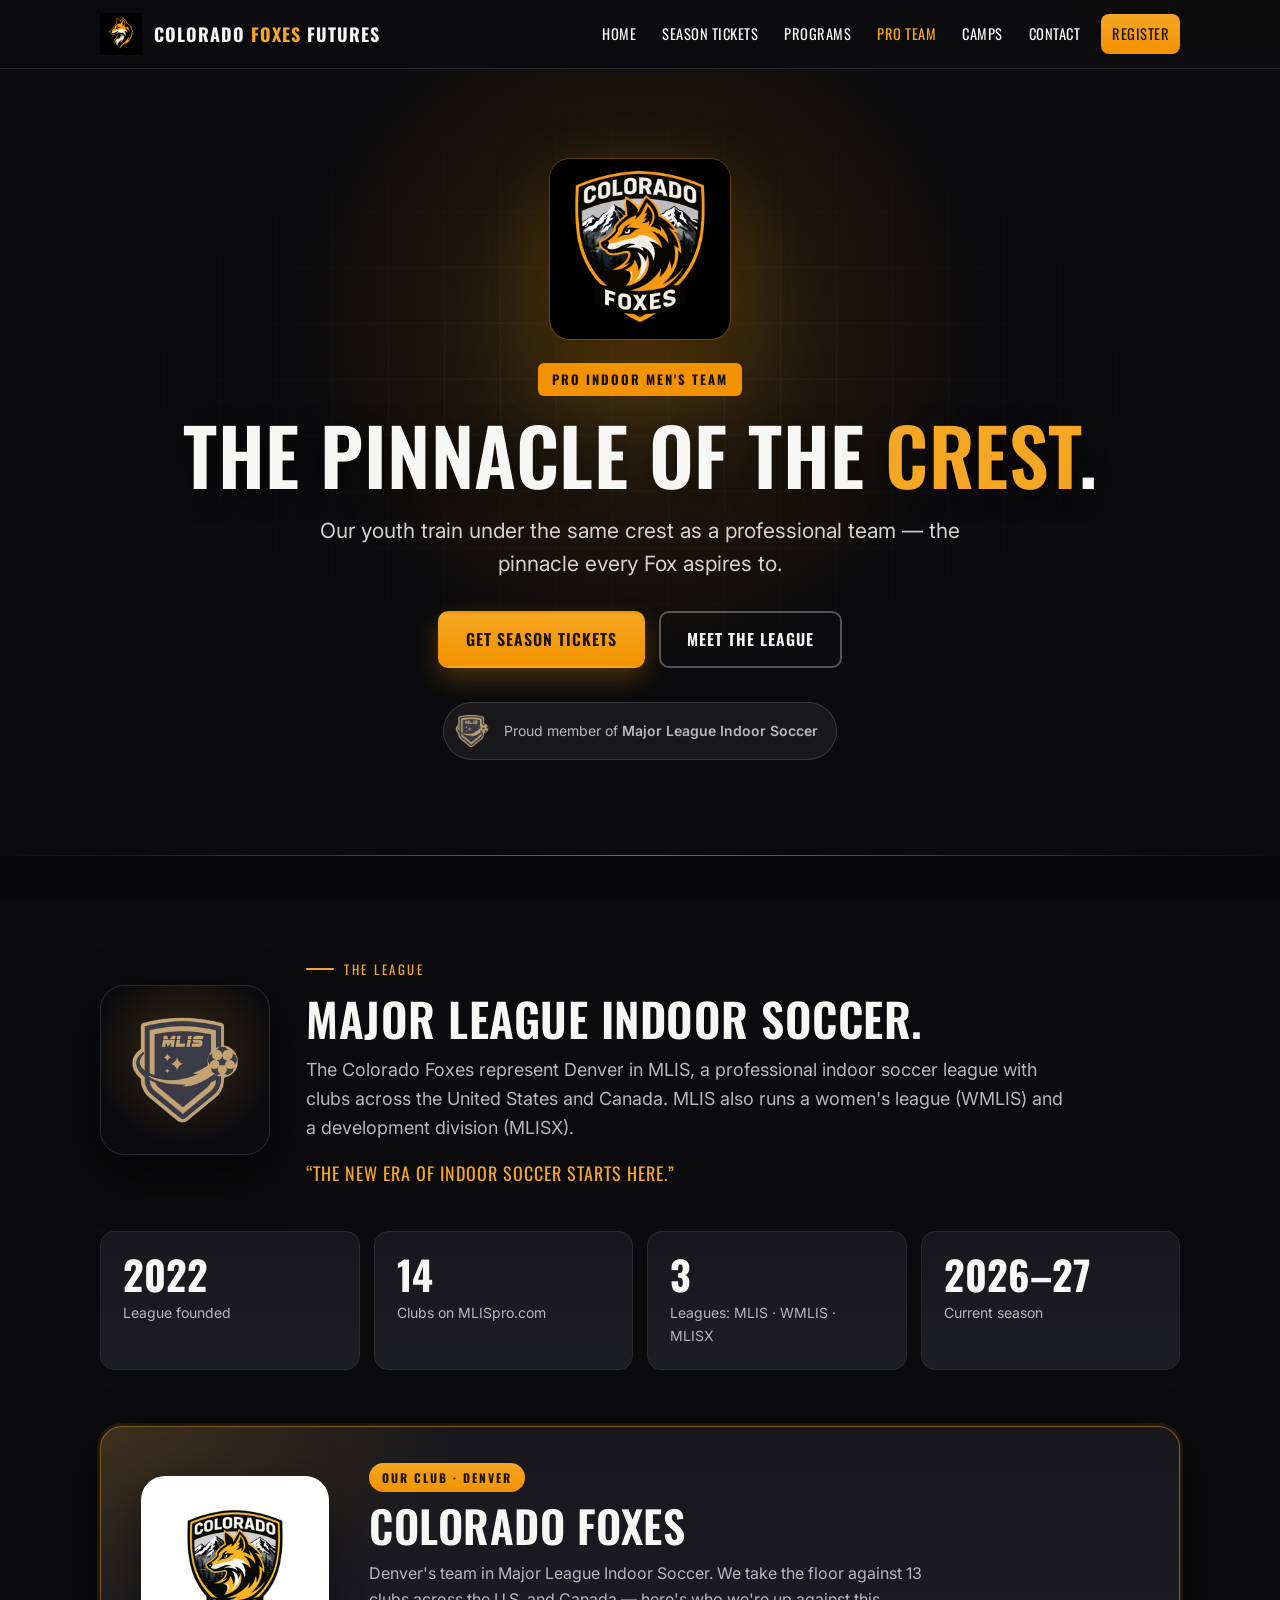
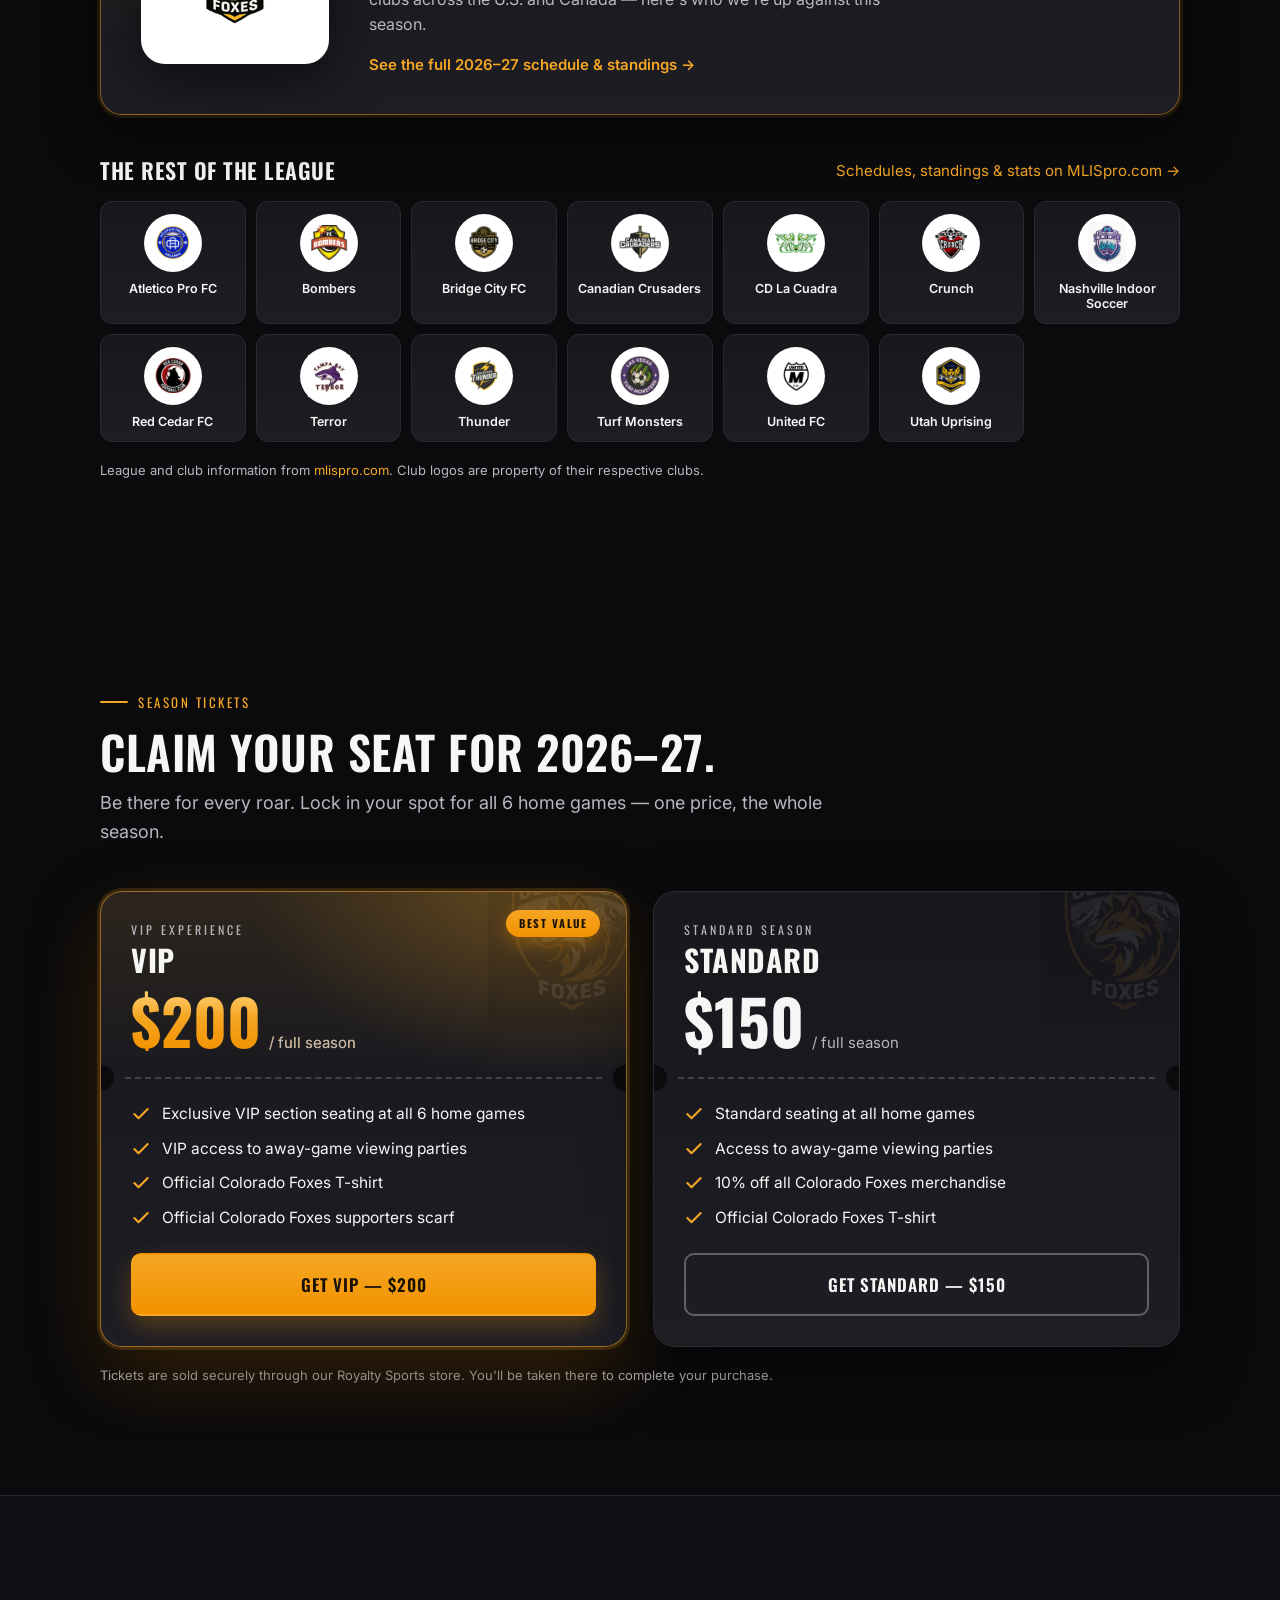
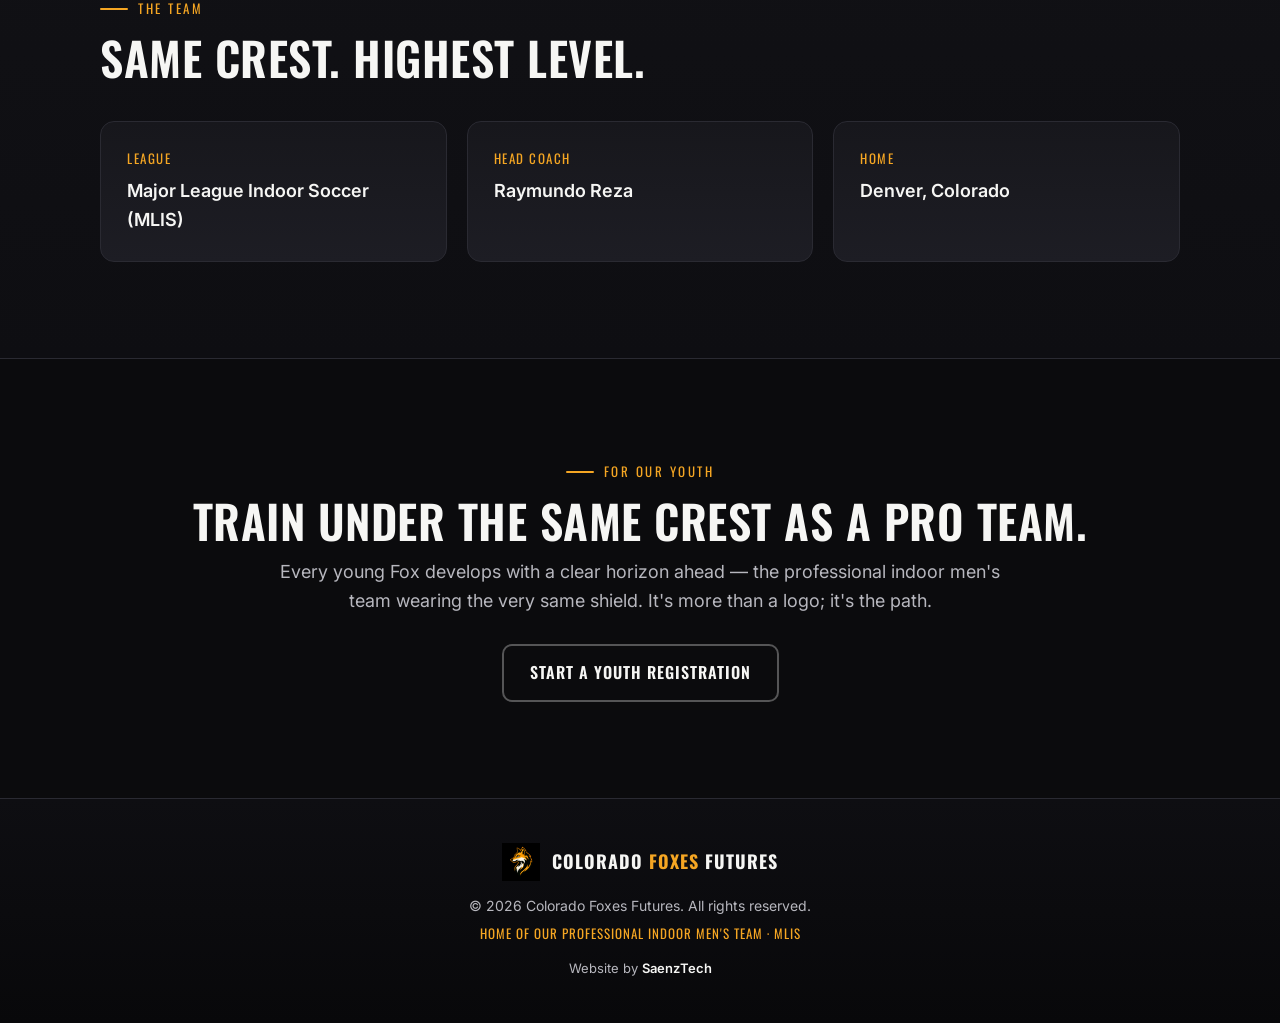
<file: pro.html>
<!DOCTYPE html>
<html lang="en">
<head>
  <meta charset="UTF-8">
  <meta name="viewport" content="width=device-width, initial-scale=1.0">
  <title>Pro Indoor Team — Colorado Foxes Futures</title>
  <meta name="description" content="The Colorado Foxes professional indoor men's team, competing in Major League Indoor Soccer (MLIS). Get your 2026–27 season tickets.">

  <link rel="preconnect" href="https://fonts.googleapis.com">
  <link rel="preconnect" href="https://fonts.gstatic.com" crossorigin>
  <link href="https://fonts.googleapis.com/css2?family=Oswald:wght@400;500;600;700&family=Inter:wght@400;500;600;700&display=swap" rel="stylesheet">

  <!-- Lets the CSS know JS is on (scroll-in animations only hide content when it is) -->
  <script>document.documentElement.classList.add("js");</script>

  <style>
    :root{
      --black:#0b0b0d; --near-black:#121216; --panel:#17171c; --panel-2:#1d1d24;
      --white:#f6f6f4; --muted:#b7b7be; --orange:#F5A623; --orange-deep:#F39200;
      --line:#2a2a32; --maxw:1120px; --radius:14px; --shadow:0 18px 50px rgba(0,0,0,.55);
    }
    *{box-sizing:border-box;}
    html{scroll-behavior:smooth;}
    body{
      margin:0;background:var(--black);color:var(--white);
      font-family:"Inter",system-ui,-apple-system,Segoe UI,Roboto,sans-serif;
      line-height:1.6;-webkit-font-smoothing:antialiased;
      background-image:
        radial-gradient(1000px 500px at 100% -10%, rgba(243,146,0,.10), transparent 60%),
        linear-gradient(180deg, #0e0e12, #08080a);
      background-attachment:fixed;
    }
    h1,h2,h3{font-family:"Oswald",Impact,sans-serif;font-weight:600;letter-spacing:.5px;
      line-height:1.05;text-transform:uppercase;margin:0;}
    a{color:var(--orange);text-decoration:none;}
    a:hover{text-decoration:underline;}
    img{max-width:100%;display:block;}
    .wrap{max-width:var(--maxw);margin:0 auto;padding:0 20px;}

    /* Section label (short orange rule + small caps text) */
    .eyebrow{display:inline-flex;align-items:center;gap:10px;font-family:"Oswald",sans-serif;
      text-transform:uppercase;letter-spacing:2.5px;font-size:13px;color:var(--orange);margin-bottom:14px;}
    .eyebrow::before{content:"";width:28px;height:2px;border-radius:2px;background:var(--orange);}
    .lead{color:var(--muted);font-size:18px;max-width:760px;margin:14px 0 0;}

    .btn{display:inline-block;cursor:pointer;font-family:"Oswald",sans-serif;text-transform:uppercase;
      letter-spacing:1px;font-weight:600;font-size:16px;padding:14px 26px;border-radius:10px;
      border:2px solid transparent;transition:transform .12s ease, background .15s ease;text-align:center;}
    .btn-primary{background:linear-gradient(180deg,var(--orange),var(--orange-deep));color:#1a1206;
      box-shadow:0 10px 24px rgba(243,146,0,.28);}
    .btn-primary:hover{transform:translateY(-2px);text-decoration:none;}
    .btn-ghost{background:transparent;color:var(--white);border:2px solid rgba(255,255,255,.3);}
    .btn-ghost:hover{background:rgba(255,255,255,.06);text-decoration:none;}

    section{padding:96px 0;}
    section h2{font-size:clamp(28px,5vw,46px);}
    .section-alt{background:linear-gradient(180deg,#111115,#0e0e12);
      border-top:1px solid var(--line);border-bottom:1px solid var(--line);}

    /* Scroll-in reveal */
    .js .reveal{opacity:0;transform:translateY(26px);transition:opacity .7s ease, transform .7s ease;}
    .js .reveal.in{opacity:1;transform:none;}
    @media (prefers-reduced-motion:reduce){
      .js .reveal{opacity:1;transform:none;transition:none;}
      html{scroll-behavior:auto;}
    }

    /* ============================================================
       NAV
       ============================================================ */
    header.nav{position:sticky;top:0;z-index:100;background:rgba(11,11,13,.86);
      backdrop-filter:blur(10px);border-bottom:1px solid var(--line);}
    .nav-inner{display:flex;align-items:center;justify-content:space-between;gap:20px;height:68px;}
    .brand{display:flex;align-items:center;gap:12px;min-width:0;flex-shrink:0;}
    .brand img{height:42px;width:42px;object-fit:contain;flex-shrink:0;}
    .brand .wordmark{font-family:"Oswald",sans-serif;text-transform:uppercase;font-weight:700;
      letter-spacing:1px;font-size:18px;color:var(--white);white-space:nowrap;}
    .brand .wordmark span{color:var(--orange);}
    nav.links{display:flex;align-items:center;gap:4px;flex-wrap:nowrap;}
    nav.links a{color:var(--white);font-family:"Oswald",sans-serif;text-transform:uppercase;
      letter-spacing:.5px;font-size:14.5px;padding:8px 11px;border-radius:8px;white-space:nowrap;}
    nav.links a:hover{color:var(--orange);text-decoration:none;background:rgba(255,255,255,.04);}
    nav.links a.active{color:var(--orange);}
    nav.links a.nav-cta{background:linear-gradient(180deg,var(--orange),var(--orange-deep));
      color:#1a1206;margin-left:6px;}
    nav.links a.nav-cta:hover{color:#1a1206;}
    .menu-btn{display:none;background:transparent;border:1px solid var(--line);color:var(--white);
      border-radius:8px;padding:8px 12px;cursor:pointer;font-size:20px;line-height:1;}
    @media (max-width:1024px){
      nav.links{position:absolute;top:68px;left:0;right:0;flex-direction:column;align-items:stretch;
        gap:0;background:var(--near-black);border-bottom:1px solid var(--line);
        padding:8px 12px 16px;display:none;}
      nav.links.open{display:flex;}
      nav.links a{padding:14px 10px;border-bottom:1px solid var(--line);border-radius:0;font-size:16px;letter-spacing:1px;}
      nav.links a.nav-cta{margin:10px 0 0;text-align:center;border-radius:8px;}
      .menu-btn{display:inline-block;}
    }

    /* ============================================================
       HERO (black, crest + glow, MLIS badge)
       ============================================================ */
    .pro-hero{position:relative;overflow:hidden;text-align:center;padding:90px 0 96px;background:var(--black);}
    .pro-hero::before{
      content:"";position:absolute;inset:0;pointer-events:none;
      background-image:
        linear-gradient(rgba(255,255,255,.035) 1px, transparent 1px),
        linear-gradient(90deg, rgba(255,255,255,.035) 1px, transparent 1px);
      background-size:56px 56px;background-position:center;
      -webkit-mask-image:radial-gradient(ellipse 70% 60% at 50% 40%, #000 20%, transparent 75%);
              mask-image:radial-gradient(ellipse 70% 60% at 50% 40%, #000 20%, transparent 75%);
    }
    .pro-hero::after{
      content:"";position:absolute;left:0;right:0;bottom:0;height:1px;
      background:linear-gradient(90deg,transparent,rgba(245,166,35,.6),transparent);
    }
    .pro-hero .glow{
      position:absolute;left:50%;top:32%;width:min(760px,120vw);aspect-ratio:1;transform:translate(-50%,-50%);
      background:radial-gradient(circle, rgba(245,166,35,.28) 0%, rgba(243,146,0,.08) 35%, transparent 65%);
      pointer-events:none;animation:glow 6s ease-in-out infinite;
    }
    @keyframes glow{0%,100%{opacity:.75;}50%{opacity:1;}}
    .pro-hero .wrap{position:relative;z-index:1;}
    .pro-hero .crest{
      width:clamp(130px,18vw,180px);height:auto;margin:0 auto 24px;border-radius:20px;
      box-shadow:0 0 0 1px rgba(245,166,35,.25), 0 24px 70px rgba(243,146,0,.25), 0 20px 50px rgba(0,0,0,.7);
      animation:float 7s ease-in-out infinite;
    }
    @keyframes float{0%,100%{transform:translateY(0);}50%{transform:translateY(-8px);}}
    .pro-flag{display:inline-block;background:var(--orange-deep);color:#1a1206;
      font-family:"Oswald",sans-serif;text-transform:uppercase;letter-spacing:2px;font-size:13px;
      font-weight:700;padding:6px 14px;border-radius:6px;margin-bottom:18px;}
    .pro-hero h1{font-size:clamp(38px,7vw,78px);text-shadow:0 6px 30px rgba(0,0,0,.45);}
    .pro-hero h1 .accent{color:var(--orange);}
    .pro-hero .tagline{color:rgba(246,246,244,.85);font-size:clamp(17px,2.5vw,21px);max-width:680px;margin:18px auto 30px;}
    .hero-cta{display:flex;gap:14px;justify-content:center;flex-wrap:wrap;}
    .league-badge{
      display:inline-flex;align-items:center;gap:12px;margin-top:34px;
      padding:8px 18px 8px 8px;border-radius:999px;
      background:rgba(255,255,255,.06);border:1px solid rgba(255,255,255,.14);color:var(--white);font-size:14px;
    }
    .league-badge:hover{text-decoration:none;border-color:rgba(245,166,35,.5);}
    .league-badge img{width:40px;height:40px;object-fit:contain;}
    .league-badge b{font-weight:600;}
    .league-badge span{color:var(--muted);}
    @media (prefers-reduced-motion:reduce){.pro-hero .glow,.pro-hero .crest{animation:none;}}

    /* ============================================================
       THE LEAGUE (MLIS)
       ============================================================ */
    .league-head{display:grid;grid-template-columns:auto 1fr;gap:36px;align-items:center;}
    @media (max-width:760px){.league-head{grid-template-columns:1fr;gap:20px;}}
    .league-logo{
      width:170px;height:170px;border-radius:24px;display:flex;align-items:center;justify-content:center;
      background:radial-gradient(circle at 50% 40%, rgba(245,166,35,.18), transparent 70%), #0c0c0f;
      border:1px solid var(--line);box-shadow:var(--shadow);
    }
    .league-logo img{width:130px;height:130px;object-fit:contain;}
    .league-quote{font-family:"Oswald",sans-serif;text-transform:uppercase;color:var(--orange);
      letter-spacing:1px;font-size:18px;margin-top:16px;}
    .stats{display:grid;grid-template-columns:repeat(4,1fr);gap:14px;margin-top:44px;}
    @media (max-width:760px){.stats{grid-template-columns:repeat(2,1fr);}}
    .stat{padding:22px;border-radius:var(--radius);border:1px solid var(--line);
      background:linear-gradient(180deg,var(--panel),var(--panel-2));}
    .stat b{display:block;font-family:"Oswald",sans-serif;font-weight:700;font-size:40px;line-height:1;color:var(--white);}
    .stat span{display:block;margin-top:8px;color:var(--muted);font-size:14px;}

    /* Our club, featured large */
    .us-feature{
      position:relative;overflow:hidden;margin-top:56px;
      display:grid;grid-template-columns:auto 1fr;gap:40px;align-items:center;
      padding:36px 40px;border-radius:22px;
      border:1px solid rgba(245,166,35,.45);
      background:
        radial-gradient(520px 300px at 0% 0%, rgba(245,166,35,.18), transparent 70%),
        linear-gradient(180deg,var(--panel),var(--panel-2));
      box-shadow:0 0 0 3px rgba(245,166,35,.10), var(--shadow);
    }
    @media (max-width:720px){.us-feature{grid-template-columns:1fr;gap:22px;text-align:center;padding:30px 24px;}}
    .us-crest{
      flex:0 0 auto;width:188px;height:188px;border-radius:24px;
      display:flex;align-items:center;justify-content:center;padding:24px;
      background:#fff;box-shadow:0 18px 50px rgba(0,0,0,.5);
    }
    @media (max-width:720px){.us-crest{width:150px;height:150px;margin:0 auto;padding:18px;}}
    .us-crest img{width:100%;height:100%;object-fit:contain;}
    .us-flag{
      display:inline-block;font-family:"Oswald",sans-serif;text-transform:uppercase;letter-spacing:2px;
      font-size:12px;font-weight:700;color:#1a1206;margin-bottom:12px;
      background:linear-gradient(180deg,var(--orange),var(--orange-deep));padding:5px 13px;border-radius:999px;
    }
    .us-copy h3{font-size:clamp(30px,4vw,44px);line-height:1.02;margin-bottom:12px;}
    .us-copy p{color:var(--muted);font-size:16px;max-width:560px;margin:0 0 14px;}
    @media (max-width:720px){.us-copy p{margin-left:auto;margin-right:auto;}}
    .us-copy a{font-size:15px;font-weight:600;}

    .clubs-title{display:flex;justify-content:space-between;align-items:flex-end;gap:16px;flex-wrap:wrap;margin:44px 0 18px;}
    .clubs-title h3{font-size:22px;color:var(--white);}
    .clubs-title a{font-size:15px;}
    /* Compact league rail: logo + name, no city, tighter tiles */
    .clubs{display:grid;grid-template-columns:repeat(7,1fr);gap:10px;}
    @media (max-width:1000px){.clubs{grid-template-columns:repeat(5,1fr);}}
    @media (max-width:640px){.clubs{grid-template-columns:repeat(3,1fr);}}
    .club{
      display:flex;flex-direction:column;align-items:center;text-align:center;gap:9px;
      padding:12px 8px;border-radius:12px;border:1px solid var(--line);
      background:linear-gradient(180deg,var(--panel),var(--panel-2));
      transition:transform .2s ease, border-color .2s ease;
    }
    .club:hover{transform:translateY(-3px);border-color:rgba(245,166,35,.4);}
    .club .logo{width:58px;height:58px;border-radius:50%;background:#fff;display:flex;align-items:center;justify-content:center;padding:8px;}
    .club .logo img{width:100%;height:100%;object-fit:contain;}
    .club b{font-size:12.5px;font-weight:600;line-height:1.2;color:var(--white);}
    .league-source{color:var(--muted);font-size:13px;margin-top:18px;}

    /* ============================================================
       THE TEAM
       ============================================================ */
    .grid{display:grid;gap:20px;margin-top:40px;grid-template-columns:repeat(3,1fr);}
    @media (max-width:760px){.grid{grid-template-columns:1fr;}}
    .card{background:linear-gradient(180deg,var(--panel),var(--panel-2));border:1px solid var(--line);
      border-radius:var(--radius);padding:26px;}
    .card .tag{display:block;font-family:"Oswald",sans-serif;font-size:13px;letter-spacing:1.5px;
      text-transform:uppercase;color:var(--orange);margin-bottom:8px;}
    .card .meta{color:var(--white);font-weight:600;font-size:18px;margin:0;}

    .aspire{text-align:center;}
    .aspire .eyebrow{justify-content:center;}
    .aspire p{color:var(--muted);font-size:18px;max-width:740px;margin:14px auto 28px;}

    /* ============================================================
       SEASON TICKETS
       ============================================================ */
    .ticket-tiers{display:grid;grid-template-columns:repeat(2,1fr);gap:26px;margin-top:44px;align-items:start;}
    @media (max-width:820px){.ticket-tiers{grid-template-columns:1fr;max-width:440px;margin-left:auto;margin-right:auto;}}

    /* Each tier is a real ticket stub: header band + perforated tear + body */
    .ticket-tier{
      position:relative;display:flex;flex-direction:column;overflow:hidden;
      border-radius:22px;border:1px solid var(--line);
      background:linear-gradient(180deg,var(--panel),var(--panel-2));
      box-shadow:0 22px 60px rgba(0,0,0,.5);
      transition:transform .25s cubic-bezier(.2,.8,.2,1), box-shadow .25s ease;
    }
    .ticket-tier:hover{transform:translateY(-6px);box-shadow:0 36px 80px rgba(0,0,0,.6);}

    /* Header band — holds the tier name + the big price */
    .tt-head{position:relative;padding:28px 30px 26px;overflow:hidden;}
    .tt-kicker{display:block;font-family:"Oswald",sans-serif;text-transform:uppercase;letter-spacing:3px;
      font-size:12px;color:var(--muted);margin-bottom:6px;}
    .tt-name{font-family:"Oswald",sans-serif;font-weight:700;text-transform:uppercase;letter-spacing:.5px;
      font-size:30px;line-height:1;}
    .tt-price{font-family:"Oswald",sans-serif;font-weight:700;font-size:62px;line-height:1;margin-top:14px;}
    .tt-price small{font-family:"Inter",sans-serif;font-weight:400;font-size:15px;color:var(--muted);margin-left:8px;letter-spacing:0;}
    /* faint crest watermark in the header */
    .tt-head::before{
      content:"";position:absolute;right:-30px;top:-34px;width:168px;height:168px;pointer-events:none;opacity:.08;
      background:url("logo2.png") center/contain no-repeat;
    }

    /* Perforated tear line with side notches that punch into the section bg */
    .tt-tear{position:relative;height:0;border-top:2px dashed rgba(255,255,255,.18);margin:0 24px;}
    .tt-tear::before,.tt-tear::after{
      content:"";position:absolute;top:-14px;width:26px;height:26px;border-radius:50%;background:var(--black);
    }
    .tt-tear::before{left:-37px;}
    .tt-tear::after{right:-37px;}

    /* Body — perks + CTA */
    .tt-body{display:flex;flex-direction:column;flex:1;padding:24px 30px 30px;}
    .ticket-perks{list-style:none;margin:0 0 24px;padding:0;display:grid;gap:13px;}
    .ticket-perks li{display:flex;gap:11px;align-items:flex-start;font-size:15.5px;line-height:1.4;color:var(--white);}
    .ticket-perks svg{width:20px;height:20px;flex:0 0 auto;margin-top:1px;fill:none;stroke:var(--orange);stroke-width:2.5;stroke-linecap:round;stroke-linejoin:round;}
    .ticket-tier .btn{margin-top:auto;align-self:stretch;text-align:center;font-size:17px;padding:16px 24px;}

    /* GA (standard) accents */
    .ticket-tier .tt-price{color:var(--white);}

    /* VIP (featured) — glowing gold treatment */
    .ticket-tier.featured{
      border-color:rgba(245,166,35,.6);
      box-shadow:0 0 0 3px rgba(245,166,35,.16), 0 30px 80px rgba(243,146,0,.18), 0 22px 60px rgba(0,0,0,.55);
    }
    .ticket-tier.featured .tt-head{
      background:
        radial-gradient(420px 260px at 85% 0%, rgba(245,166,35,.28), transparent 70%),
        linear-gradient(180deg, rgba(245,166,35,.10), transparent);
    }
    .ticket-tier.featured .tt-price{
      background:linear-gradient(180deg,#ffd27a,var(--orange) 45%,var(--orange-deep));
      -webkit-background-clip:text;background-clip:text;color:transparent;
    }
    .ticket-tier.featured .tt-badge{
      position:absolute;top:18px;right:26px;z-index:2;
      font-family:"Oswald",sans-serif;text-transform:uppercase;letter-spacing:1.5px;
      font-size:11px;font-weight:700;color:#1a1206;
      background:linear-gradient(180deg,var(--orange),var(--orange-deep));
      padding:5px 13px;border-radius:999px;box-shadow:0 6px 18px rgba(243,146,0,.35);
    }

    /* ============================================================
       FOOTER
       ============================================================ */
    footer{border-top:1px solid var(--line);padding:44px 0;text-align:center;
      background:linear-gradient(180deg,#0e0e12,#08080a);}
    footer .brand{justify-content:center;margin-bottom:14px;}
    footer .copy{color:var(--muted);font-size:14px;}
    /* "Website by" credit */
    .site-credit{color:var(--muted);font-size:13px;margin-top:14px;}
    .site-credit a{color:var(--white);font-weight:600;}
    .site-credit a:hover{color:var(--orange);text-decoration:none;}
    footer .pro-line{color:var(--orange);font-size:13px;margin-top:6px;
      font-family:"Oswald",sans-serif;letter-spacing:1px;text-transform:uppercase;}

    /* Mobile refinements */
    @media (max-width:600px){
      section{padding:64px 0;}
      .pro-hero{padding:60px 0 64px;}
      .league-logo{width:130px;height:130px;}
      .league-logo img{width:100px;height:100px;}
      .stat b{font-size:32px;}
    }
  </style>
</head>
<body>

  <!-- ============================== NAV ============================== -->
  <header class="nav">
    <div class="wrap nav-inner">
      <a class="brand" href="index.html" aria-label="Colorado Foxes Futures home">
        <img src="logo.png" alt="Colorado Foxes Futures logo">
        <span class="wordmark">Colorado <span>Foxes</span> Futures</span>
      </a>
      <button class="menu-btn" id="menuBtn" aria-label="Toggle menu" aria-expanded="false">&#9776;</button>
      <nav class="links" id="navLinks">
        <a href="index.html">Home</a>
        <a href="#tickets">Season Tickets</a>
        <a href="index.html#programs">Programs</a>
        <a href="pro.html" class="active">Pro Team</a>
        <a href="index.html#camps">Camps</a>
        <a href="index.html#contact">Contact</a>
        <a href="index.html#register" class="nav-cta">Register</a>
      </nav>
    </div>
  </header>

  <!-- ============================== HERO ============================== -->
  <section class="pro-hero">
    <div class="glow" aria-hidden="true"></div>
    <div class="wrap">
      <img class="crest" src="logo2.png" alt="Colorado Foxes crest — shield with mountains">
      <span class="pro-flag">Pro Indoor Men's Team</span>
      <h1>The pinnacle of the <span class="accent">crest</span>.</h1>
      <p class="tagline" id="pro-tagline"></p>
      <div class="hero-cta">
        <a href="#tickets" class="btn btn-primary">Get Season Tickets</a>
        <a href="#league" class="btn btn-ghost">Meet the League</a>
      </div>
      <a class="league-badge" href="#league">
        <img src="mlis/mlis-league.png" alt="">
        <span>Proud member of <b>Major League Indoor Soccer</b></span>
      </a>
    </div>
  </section>

  <!-- ============================== THE LEAGUE (MLIS) ============================== -->
  <section id="league">
    <div class="wrap">
      <div class="league-head reveal">
        <div class="league-logo"><img src="mlis/mlis-league.png" alt="Major League Indoor Soccer (MLIS) logo"></div>
        <div>
          <span class="eyebrow">The League</span>
          <h2>Major League Indoor Soccer.</h2>
          <p class="lead">The Colorado Foxes represent Denver in MLIS, a professional indoor soccer league with clubs across the United States and Canada. MLIS also runs a women's league (WMLIS) and a development division (MLISX).</p>
          <div class="league-quote">“The New Era of Indoor Soccer Starts Here.”</div>
        </div>
      </div>

      <!-- League stats (edit in LEAGUE in the data block) -->
      <div class="stats" id="league-stats"></div>

      <!-- Our club, featured large (rendered from the LEAGUE club flagged us:true) -->
      <div class="us-feature reveal" id="us-feature"></div>

      <div class="clubs-title reveal">
        <h3 id="clubs-heading">MLIS Clubs</h3>
        <a href="https://www.mlispro.com/" target="_blank" rel="noopener">Schedules, standings &amp; stats on MLISpro.com →</a>
      </div>
      <!-- Compact rail of the rest of the league (rendered from LEAGUE.clubs) -->
      <div class="clubs reveal" id="clubs"></div>
      <p class="league-source">League and club information from <a href="https://www.mlispro.com/" target="_blank" rel="noopener">mlispro.com</a>. Club logos are property of their respective clubs.</p>
    </div>
  </section>

  <!-- ============================== SEASON TICKETS ============================== -->
  <section id="tickets">
    <div class="wrap">
      <div class="reveal">
        <span class="eyebrow">Season Tickets</span>
        <h2 id="tickets-heading">2026–27 Season Tickets</h2>
        <p class="lead" id="tickets-sub"></p>
      </div>
      <div class="ticket-tiers reveal" id="ticket-tiers"></div>
      <p class="league-source">Tickets are sold securely through our Royalty Sports store. You'll be taken there to complete your purchase.</p>
    </div>
  </section>

  <!-- ============================== PRO DETAILS ============================== -->
  <section class="section-alt">
    <div class="wrap">
      <div class="reveal">
        <span class="eyebrow">The Team</span>
        <h2>Same crest. Highest level.</h2>
      </div>
      <div class="grid reveal" id="pro-grid"></div>
    </div>
  </section>

  <!-- ============================== ASPIRATION ============================== -->
  <section class="aspire">
    <div class="wrap reveal">
      <span class="eyebrow">For Our Youth</span>
      <h2>Train under the same crest as a pro team.</h2>
      <p>Every young Fox develops with a clear horizon ahead — the professional indoor men's team wearing the very same shield. It's more than a logo; it's the path.</p>
      <a href="index.html#register" class="btn btn-ghost">Start a Youth Registration</a>
    </div>
  </section>

  <!-- ============================== FOOTER ============================== -->
  <footer>
    <div class="wrap">
      <div class="brand">
        <img src="logo.png" alt="Colorado Foxes Futures logo" style="height:38px;width:38px;object-fit:contain;">
        <span class="wordmark">Colorado <span>Foxes</span> Futures</span>
      </div>
      <div class="copy">© <span id="year"></span> Colorado Foxes Futures. All rights reserved.</div>
      <div class="pro-line">Home of our professional indoor men's team · MLIS</div>
      <div class="site-credit">Website by <a href="https://saenz-tech.com" target="_blank" rel="noopener">SaenzTech</a></div>
    </div>
  </footer>

  <!-- Supabase connection + submit helper (shared with index.html and /admin) -->
  <script src="supabase-config.js"></script>
  <script>
  /* ================================================================
     ===== EDIT YOUR CONTENT HERE  (Pro Team page) =====
     Change the pro indoor men's team info here; the page renders from it.
     ================================================================ */
  const PRO = {
    tagline: "Our youth train under the same crest as a professional team — the pinnacle every Fox aspires to.",
    cards: [
      { label: "League",     value: "Major League Indoor Soccer (MLIS)" },
      { label: "Head Coach", value: "Raymundo Reza" },
      { label: "Home",       value: "Denver, Colorado" }
    ]
  };

  /* ---- THE LEAGUE (from mlispro.com) ----
     Logos live in the /mlis folder. "us: true" highlights our club.  */
  const LEAGUE = {
    season: "2026–27",
    stats: [
      { value: "2022",    label: "League founded" },
      { value: "14",      label: "Clubs on MLISpro.com" },
      { value: "3",       label: "Leagues: MLIS · WMLIS · MLISX" },
      { value: "2026–27", label: "Current season" }
    ],
    clubs: [
      { name: "Colorado Foxes",          city: "Denver",         logo: "mlis/colorado-foxes.png", us: true },
      { name: "Atletico Pro FC",         city: "Orlando",        logo: "mlis/atletico-pro-fc.png" },
      { name: "Bombers",                 city: "Amarillo",       logo: "mlis/bombers.png" },
      { name: "Bridge City FC",          city: "Pittsburgh",     logo: "mlis/bridge-city-fc.png" },
      { name: "Canadian Crusaders",      city: "Toronto",        logo: "mlis/canadian-crusaders.png" },
      { name: "CD La Cuadra",            city: "Dallas",         logo: "mlis/cd-la-cuadra.png" },
      { name: "Crunch",                  city: "Cleveland",      logo: "mlis/crunch.png" },
      { name: "Nashville Indoor Soccer", city: "Nashville",      logo: "mlis/nashville.png" },
      { name: "Red Cedar FC",            city: "Lansing",        logo: "mlis/red-cedar-fc.png" },
      { name: "Terror",                  city: "Tampa Bay",      logo: "mlis/terror.png" },
      { name: "Thunder",                 city: "Rockford",       logo: "mlis/thunder.png" },
      { name: "Turf Monsters",           city: "Las Vegas",      logo: "mlis/turf-monsters.png" },
      { name: "United FC",               city: "Mesquite",       logo: "mlis/united-fc.png" },
      { name: "Utah Uprising",           city: "Salt Lake City", logo: "mlis/utah-uprising.png" }
    ]
  };

  /* ---- SEASON TICKETS ----
     Two fixed-price tickets sold through Royalty Sports' checkout.
     To change a price, perk, or link, edit it here.
     Each: { name, price, perks[], payUrl, featured? }                */
  const SEASON_TICKETS = {
    heading: "Claim your seat for 2026–27.",
    sub: "Be there for every roar. Lock in your spot for all 6 home games — one price, the whole season.",
    tiers: [
      {
        name: "VIP Season Ticket",
        price: "$200",
        featured: true,
        perks: [
          "Exclusive VIP section seating at all 6 home games",
          "VIP access to away-game viewing parties",
          "Official Colorado Foxes T-shirt",
          "Official Colorado Foxes supporters scarf"
        ],
        payUrl: "https://royaltysports.org/products/vip-season-ticket"
      },
      {
        name: "Standard Season Ticket",
        price: "$150",
        featured: false,
        perks: [
          "Standard seating at all home games",
          "Access to away-game viewing parties",
          "10% off all Colorado Foxes merchandise",
          "Official Colorado Foxes T-shirt"
        ],
        payUrl: "https://royaltysports.org/products/ga-season-ticket"
      }
    ]
  };
  /* ===== END EDIT YOUR CONTENT HERE ===== */

  const $ = (id) => document.getElementById(id);

  /* ---- Render pro info + league ---- */
  (function(){
    $("pro-tagline").textContent = PRO.tagline;
    $("pro-grid").innerHTML = PRO.cards.map(c => `
      <div class="card">
        <span class="tag">${c.label}</span>
        <p class="meta">${c.value}</p>
      </div>
    `).join("");

    $("league-stats").innerHTML = LEAGUE.stats.map(s => `
      <div class="stat reveal"><b>${s.value}</b><span>${s.label}</span></div>
    `).join("");
    // Our club, pulled out and featured large
    const ours = LEAGUE.clubs.find(c => c.us) || LEAGUE.clubs[0];
    $("us-feature").innerHTML = `
      <div class="us-crest"><img src="${ours.logo}" alt="${ours.name} crest"></div>
      <div class="us-copy">
        <span class="us-flag">Our club · ${ours.city}</span>
        <h3>${ours.name}</h3>
        <p>Denver's team in Major League Indoor Soccer. We take the floor against ${LEAGUE.clubs.length - 1} clubs across the U.S. and Canada — here's who we're up against this season.</p>
        <a href="https://www.mlispro.com/" target="_blank" rel="noopener">See the full ${LEAGUE.season} schedule &amp; standings →</a>
      </div>`;

    // The rest of the league as a compact logo rail (logo + name, no city)
    $("clubs-heading").textContent = "The rest of the league";
    $("clubs").innerHTML = LEAGUE.clubs.filter(c => !c.us).map(c => `
      <div class="club" title="${c.name} · ${c.city}">
        <div class="logo"><img src="${c.logo}" alt="${c.name} logo" loading="lazy"></div>
        <b>${c.name}</b>
      </div>
    `).join("");

    // Season tickets
    const TCHECK = '<svg viewBox="0 0 24 24" aria-hidden="true"><polyline points="20 6 9 17 4 12"/></svg>';
    $("tickets-heading").textContent = SEASON_TICKETS.heading;
    $("tickets-sub").textContent = SEASON_TICKETS.sub;
    $("ticket-tiers").innerHTML = SEASON_TICKETS.tiers.map(tk => {
      const short = tk.name.replace(" Season Ticket", "");
      return `
      <div class="ticket-tier${tk.featured ? " featured" : ""}">
        ${tk.featured ? '<span class="tt-badge">Best value</span>' : ''}
        <div class="tt-head">
          <span class="tt-kicker">${tk.featured ? "VIP Experience" : "Standard Season"}</span>
          <div class="tt-name">${short}</div>
          <div class="tt-price">${tk.price}<small>/ full season</small></div>
        </div>
        <div class="tt-tear" aria-hidden="true"></div>
        <div class="tt-body">
          <ul class="ticket-perks">
            ${tk.perks.map(p => `<li>${TCHECK}<span>${p}</span></li>`).join("")}
          </ul>
          <a class="btn ${tk.featured ? "btn-primary" : "btn-ghost"}" href="${tk.payUrl}" target="_blank" rel="noopener">Get ${short} — ${tk.price}</a>
        </div>
      </div>`;
    }).join("");

    $("year").textContent = new Date().getFullYear();
  })();

  /* ---- Scroll-in reveal animations ---- */
  (function(){
    const els = document.querySelectorAll(".reveal");
    if (!("IntersectionObserver" in window)) { els.forEach(el => el.classList.add("in")); return; }
    const io = new IntersectionObserver((entries) => {
      entries.forEach(en => {
        if (en.isIntersecting) { en.target.classList.add("in"); io.unobserve(en.target); }
      });
    }, { threshold: 0.12, rootMargin: "0px 0px -40px 0px" });
    els.forEach(el => io.observe(el));
  })();

  /* ---- Mobile menu toggle ---- */
  (function(){
    const btn = $("menuBtn");
    const links = $("navLinks");
    btn.addEventListener("click", () => {
      const open = links.classList.toggle("open");
      btn.setAttribute("aria-expanded", open ? "true" : "false");
    });
    links.addEventListener("click", (e) => {
      if (e.target.tagName === "A") { links.classList.remove("open"); btn.setAttribute("aria-expanded","false"); }
    });
  })();
  </script>
</body>
</html>
</file>
